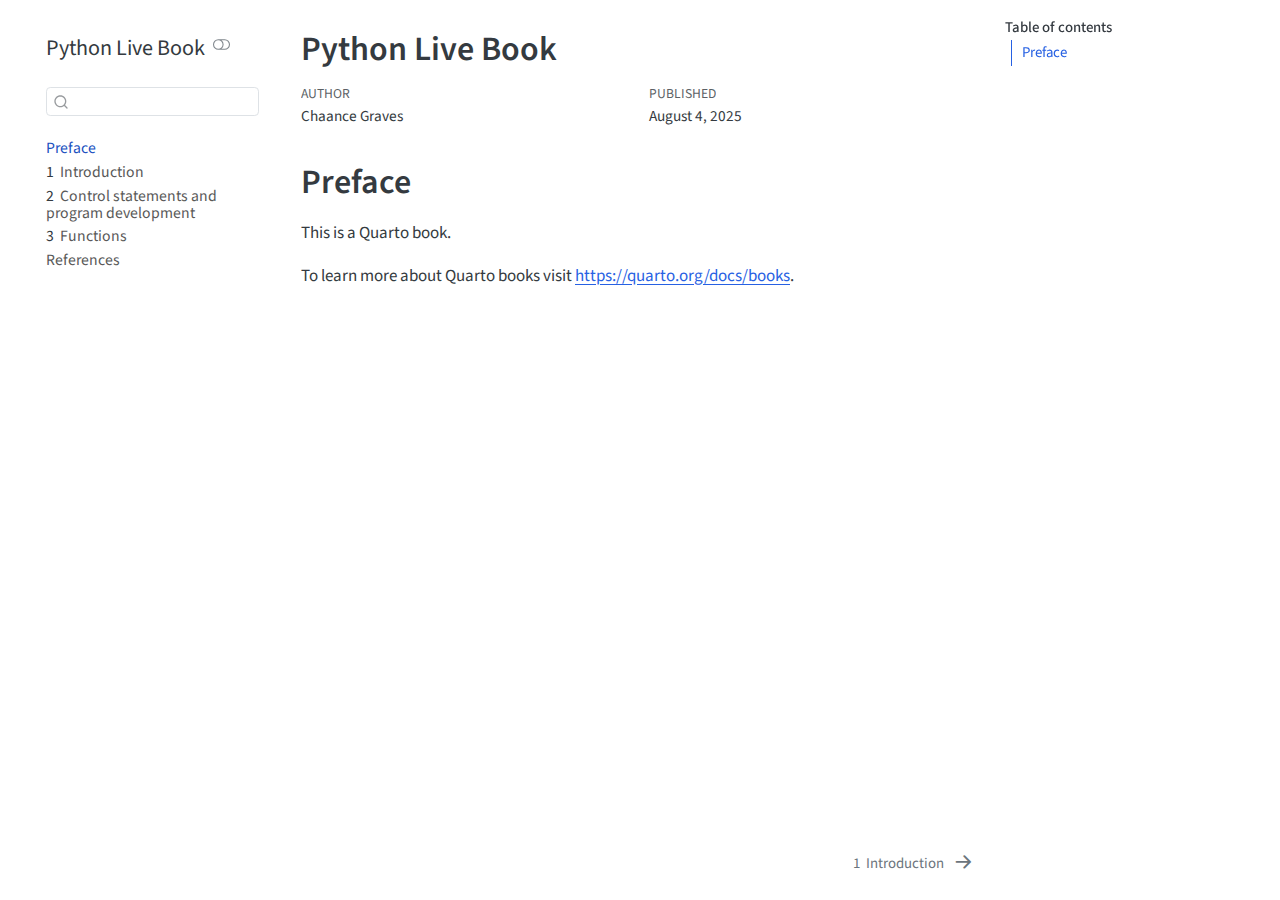
<file: _book/index.html>
<!DOCTYPE html>
<html xmlns="http://www.w3.org/1999/xhtml" lang="en" xml:lang="en"><head>

<meta charset="utf-8">
<meta name="generator" content="quarto-1.7.32">

<meta name="viewport" content="width=device-width, initial-scale=1.0, user-scalable=yes">

<meta name="author" content="Chaance Graves">
<meta name="dcterms.date" content="2025-08-04">

<title>Python Live Book</title>
<style>
code{white-space: pre-wrap;}
span.smallcaps{font-variant: small-caps;}
div.columns{display: flex; gap: min(4vw, 1.5em);}
div.column{flex: auto; overflow-x: auto;}
div.hanging-indent{margin-left: 1.5em; text-indent: -1.5em;}
ul.task-list{list-style: none;}
ul.task-list li input[type="checkbox"] {
  width: 0.8em;
  margin: 0 0.8em 0.2em -1em; /* quarto-specific, see https://github.com/quarto-dev/quarto-cli/issues/4556 */ 
  vertical-align: middle;
}
</style>


<script src="site_libs/quarto-nav/quarto-nav.js"></script>
<script src="site_libs/quarto-nav/headroom.min.js"></script>
<script src="site_libs/clipboard/clipboard.min.js"></script>
<script src="site_libs/quarto-search/autocomplete.umd.js"></script>
<script src="site_libs/quarto-search/fuse.min.js"></script>
<script src="site_libs/quarto-search/quarto-search.js"></script>
<meta name="quarto:offset" content="./">
<link href="./intro.html" rel="next">
<script src="site_libs/quarto-html/quarto.js" type="module"></script>
<script src="site_libs/quarto-html/tabsets/tabsets.js" type="module"></script>
<script src="site_libs/quarto-html/popper.min.js"></script>
<script src="site_libs/quarto-html/tippy.umd.min.js"></script>
<script src="site_libs/quarto-html/anchor.min.js"></script>
<link href="site_libs/quarto-html/tippy.css" rel="stylesheet">
<link href="site_libs/quarto-html/quarto-syntax-highlighting-37eea08aefeeee20ff55810ff984fec1.css" rel="stylesheet" class="quarto-color-scheme" id="quarto-text-highlighting-styles">
<link href="site_libs/quarto-html/quarto-syntax-highlighting-dark-2fef5ea3f8957b3e4ecc936fc74692ca.css" rel="stylesheet" class="quarto-color-scheme quarto-color-alternate" id="quarto-text-highlighting-styles">
<link href="site_libs/quarto-html/quarto-syntax-highlighting-37eea08aefeeee20ff55810ff984fec1.css" rel="stylesheet" class="quarto-color-scheme-extra" id="quarto-text-highlighting-styles">
<script src="site_libs/bootstrap/bootstrap.min.js"></script>
<link href="site_libs/bootstrap/bootstrap-icons.css" rel="stylesheet">
<link href="site_libs/bootstrap/bootstrap-ebbb902661d834847a2b511756f665ef.min.css" rel="stylesheet" append-hash="true" class="quarto-color-scheme" id="quarto-bootstrap" data-mode="light">
<link href="site_libs/bootstrap/bootstrap-dark-e71db0221ba992f14bdd661ce5e30091.min.css" rel="stylesheet" append-hash="true" class="quarto-color-scheme quarto-color-alternate" id="quarto-bootstrap" data-mode="dark">
<link href="site_libs/bootstrap/bootstrap-ebbb902661d834847a2b511756f665ef.min.css" rel="stylesheet" append-hash="true" class="quarto-color-scheme-extra" id="quarto-bootstrap" data-mode="light">
<script src="site_libs/quarto-contrib/live-runtime/live-runtime.js" type="module"></script>
<link href="site_libs/quarto-contrib/live-runtime/live-runtime.css" rel="stylesheet">
<script id="quarto-search-options" type="application/json">{
  "location": "sidebar",
  "copy-button": false,
  "collapse-after": 3,
  "panel-placement": "start",
  "type": "textbox",
  "limit": 50,
  "keyboard-shortcut": [
    "f",
    "/",
    "s"
  ],
  "show-item-context": false,
  "language": {
    "search-no-results-text": "No results",
    "search-matching-documents-text": "matching documents",
    "search-copy-link-title": "Copy link to search",
    "search-hide-matches-text": "Hide additional matches",
    "search-more-match-text": "more match in this document",
    "search-more-matches-text": "more matches in this document",
    "search-clear-button-title": "Clear",
    "search-text-placeholder": "",
    "search-detached-cancel-button-title": "Cancel",
    "search-submit-button-title": "Submit",
    "search-label": "Search"
  }
}</script>
<script type="module" src="site_libs/quarto-ojs/quarto-ojs-runtime.js"></script>
<link href="site_libs/quarto-ojs/quarto-ojs.css" rel="stylesheet">


</head>

<body class="nav-sidebar floating quarto-light"><script id="quarto-html-before-body" type="application/javascript">
    const toggleBodyColorMode = (bsSheetEl) => {
      const mode = bsSheetEl.getAttribute("data-mode");
      const bodyEl = window.document.querySelector("body");
      if (mode === "dark") {
        bodyEl.classList.add("quarto-dark");
        bodyEl.classList.remove("quarto-light");
      } else {
        bodyEl.classList.add("quarto-light");
        bodyEl.classList.remove("quarto-dark");
      }
    }
    const toggleBodyColorPrimary = () => {
      const bsSheetEl = window.document.querySelector("link#quarto-bootstrap:not([rel=disabled-stylesheet])");
      if (bsSheetEl) {
        toggleBodyColorMode(bsSheetEl);
      }
    }
    const setColorSchemeToggle = (alternate) => {
      const toggles = window.document.querySelectorAll('.quarto-color-scheme-toggle');
      for (let i=0; i < toggles.length; i++) {
        const toggle = toggles[i];
        if (toggle) {
          if (alternate) {
            toggle.classList.add("alternate");
          } else {
            toggle.classList.remove("alternate");
          }
        }
      }
    };
    const toggleColorMode = (alternate) => {
      // Switch the stylesheets
      const primaryStylesheets = window.document.querySelectorAll('link.quarto-color-scheme:not(.quarto-color-alternate)');
      const alternateStylesheets = window.document.querySelectorAll('link.quarto-color-scheme.quarto-color-alternate');
      manageTransitions('#quarto-margin-sidebar .nav-link', false);
      if (alternate) {
        // note: dark is layered on light, we don't disable primary!
        enableStylesheet(alternateStylesheets);
        for (const sheetNode of alternateStylesheets) {
          if (sheetNode.id === "quarto-bootstrap") {
            toggleBodyColorMode(sheetNode);
          }
        }
      } else {
        disableStylesheet(alternateStylesheets);
        enableStylesheet(primaryStylesheets)
        toggleBodyColorPrimary();
      }
      manageTransitions('#quarto-margin-sidebar .nav-link', true);
      // Switch the toggles
      setColorSchemeToggle(alternate)
      // Hack to workaround the fact that safari doesn't
      // properly recolor the scrollbar when toggling (#1455)
      if (navigator.userAgent.indexOf('Safari') > 0 && navigator.userAgent.indexOf('Chrome') == -1) {
        manageTransitions("body", false);
        window.scrollTo(0, 1);
        setTimeout(() => {
          window.scrollTo(0, 0);
          manageTransitions("body", true);
        }, 40);
      }
    }
    const disableStylesheet = (stylesheets) => {
      for (let i=0; i < stylesheets.length; i++) {
        const stylesheet = stylesheets[i];
        stylesheet.rel = 'disabled-stylesheet';
      }
    }
    const enableStylesheet = (stylesheets) => {
      for (let i=0; i < stylesheets.length; i++) {
        const stylesheet = stylesheets[i];
        if(stylesheet.rel !== 'stylesheet') { // for Chrome, which will still FOUC without this check
          stylesheet.rel = 'stylesheet';
        }
      }
    }
    const manageTransitions = (selector, allowTransitions) => {
      const els = window.document.querySelectorAll(selector);
      for (let i=0; i < els.length; i++) {
        const el = els[i];
        if (allowTransitions) {
          el.classList.remove('notransition');
        } else {
          el.classList.add('notransition');
        }
      }
    }
    const isFileUrl = () => {
      return window.location.protocol === 'file:';
    }
    const hasAlternateSentinel = () => {
      let styleSentinel = getColorSchemeSentinel();
      if (styleSentinel !== null) {
        return styleSentinel === "alternate";
      } else {
        return false;
      }
    }
    const setStyleSentinel = (alternate) => {
      const value = alternate ? "alternate" : "default";
      if (!isFileUrl()) {
        window.localStorage.setItem("quarto-color-scheme", value);
      } else {
        localAlternateSentinel = value;
      }
    }
    const getColorSchemeSentinel = () => {
      if (!isFileUrl()) {
        const storageValue = window.localStorage.getItem("quarto-color-scheme");
        return storageValue != null ? storageValue : localAlternateSentinel;
      } else {
        return localAlternateSentinel;
      }
    }
    const toggleGiscusIfUsed = (isAlternate, darkModeDefault) => {
      const baseTheme = document.querySelector('#giscus-base-theme')?.value ?? 'light';
      const alternateTheme = document.querySelector('#giscus-alt-theme')?.value ?? 'dark';
      let newTheme = '';
      if(authorPrefersDark) {
        newTheme = isAlternate ? baseTheme : alternateTheme;
      } else {
        newTheme = isAlternate ? alternateTheme : baseTheme;
      }
      const changeGiscusTheme = () => {
        // From: https://github.com/giscus/giscus/issues/336
        const sendMessage = (message) => {
          const iframe = document.querySelector('iframe.giscus-frame');
          if (!iframe) return;
          iframe.contentWindow.postMessage({ giscus: message }, 'https://giscus.app');
        }
        sendMessage({
          setConfig: {
            theme: newTheme
          }
        });
      }
      const isGiscussLoaded = window.document.querySelector('iframe.giscus-frame') !== null;
      if (isGiscussLoaded) {
        changeGiscusTheme();
      }
    };
    const authorPrefersDark = false;
    const darkModeDefault = authorPrefersDark;
      document.querySelector('link#quarto-text-highlighting-styles.quarto-color-scheme-extra').rel = 'disabled-stylesheet';
      document.querySelector('link#quarto-bootstrap.quarto-color-scheme-extra').rel = 'disabled-stylesheet';
    let localAlternateSentinel = darkModeDefault ? 'alternate' : 'default';
    // Dark / light mode switch
    window.quartoToggleColorScheme = () => {
      // Read the current dark / light value
      let toAlternate = !hasAlternateSentinel();
      toggleColorMode(toAlternate);
      setStyleSentinel(toAlternate);
      toggleGiscusIfUsed(toAlternate, darkModeDefault);
      window.dispatchEvent(new Event('resize'));
    };
    // Switch to dark mode if need be
    if (hasAlternateSentinel()) {
      toggleColorMode(true);
    } else {
      toggleColorMode(false);
    }
  </script>

<div id="quarto-search-results"></div>
  <header id="quarto-header" class="headroom fixed-top">
  <nav class="quarto-secondary-nav">
    <div class="container-fluid d-flex">
      <button type="button" class="quarto-btn-toggle btn" data-bs-toggle="collapse" role="button" data-bs-target=".quarto-sidebar-collapse-item" aria-controls="quarto-sidebar" aria-expanded="false" aria-label="Toggle sidebar navigation" onclick="if (window.quartoToggleHeadroom) { window.quartoToggleHeadroom(); }">
        <i class="bi bi-layout-text-sidebar-reverse"></i>
      </button>
        <nav class="quarto-page-breadcrumbs" aria-label="breadcrumb"><ol class="breadcrumb"><li class="breadcrumb-item"><a href="./index.html">Preface</a></li></ol></nav>
        <a class="flex-grow-1" role="navigation" data-bs-toggle="collapse" data-bs-target=".quarto-sidebar-collapse-item" aria-controls="quarto-sidebar" aria-expanded="false" aria-label="Toggle sidebar navigation" onclick="if (window.quartoToggleHeadroom) { window.quartoToggleHeadroom(); }">      
        </a>
      <button type="button" class="btn quarto-search-button" aria-label="Search" onclick="window.quartoOpenSearch();">
        <i class="bi bi-search"></i>
      </button>
    </div>
  </nav>
</header>
<!-- content -->
<div id="quarto-content" class="quarto-container page-columns page-rows-contents page-layout-article">
<!-- sidebar -->
  <nav id="quarto-sidebar" class="sidebar collapse collapse-horizontal quarto-sidebar-collapse-item sidebar-navigation floating overflow-auto">
    <div class="pt-lg-2 mt-2 text-left sidebar-header">
    <div class="sidebar-title mb-0 py-0">
      <a href="./">Python Live Book</a> 
        <div class="sidebar-tools-main">
  <a href="" class="quarto-color-scheme-toggle quarto-navigation-tool  px-1" onclick="window.quartoToggleColorScheme(); return false;" title="Toggle dark mode"><i class="bi"></i></a>
</div>
    </div>
      </div>
        <div class="mt-2 flex-shrink-0 align-items-center">
        <div class="sidebar-search">
        <div id="quarto-search" class="" title="Search"></div>
        </div>
        </div>
    <div class="sidebar-menu-container"> 
    <ul class="list-unstyled mt-1">
        <li class="sidebar-item">
  <div class="sidebar-item-container"> 
  <a href="./index.html" class="sidebar-item-text sidebar-link active">
 <span class="menu-text">Preface</span></a>
  </div>
</li>
        <li class="sidebar-item">
  <div class="sidebar-item-container"> 
  <a href="./intro.html" class="sidebar-item-text sidebar-link">
 <span class="menu-text"><span class="chapter-number">1</span>&nbsp; <span class="chapter-title">Introduction</span></span></a>
  </div>
</li>
        <li class="sidebar-item">
  <div class="sidebar-item-container"> 
  <a href="./control-statements-program-dev.html" class="sidebar-item-text sidebar-link">
 <span class="menu-text"><span class="chapter-number">2</span>&nbsp; <span class="chapter-title">Control statements and program development</span></span></a>
  </div>
</li>
        <li class="sidebar-item">
  <div class="sidebar-item-container"> 
  <a href="./functions.html" class="sidebar-item-text sidebar-link">
 <span class="menu-text"><span class="chapter-number">3</span>&nbsp; <span class="chapter-title">Functions</span></span></a>
  </div>
</li>
        <li class="sidebar-item">
  <div class="sidebar-item-container"> 
  <a href="./references.html" class="sidebar-item-text sidebar-link">
 <span class="menu-text">References</span></a>
  </div>
</li>
    </ul>
    </div>
</nav>
<div id="quarto-sidebar-glass" class="quarto-sidebar-collapse-item" data-bs-toggle="collapse" data-bs-target=".quarto-sidebar-collapse-item"></div>
<!-- margin-sidebar -->
    <div id="quarto-margin-sidebar" class="sidebar margin-sidebar">
        <nav id="TOC" role="doc-toc" class="toc-active">
    <h2 id="toc-title">Table of contents</h2>
   
  <ul>
  <li><a href="#preface" id="toc-preface" class="nav-link active" data-scroll-target="#preface">Preface</a></li>
  </ul>
</nav>
    </div>
<!-- main -->
<main class="content" id="quarto-document-content">


<header id="title-block-header" class="quarto-title-block default">
<div class="quarto-title">
<h1 class="title">Python Live Book</h1>
</div>



<div class="quarto-title-meta">

    <div>
    <div class="quarto-title-meta-heading">Author</div>
    <div class="quarto-title-meta-contents">
             <p>Chaance Graves </p>
          </div>
  </div>
    
    <div>
    <div class="quarto-title-meta-heading">Published</div>
    <div class="quarto-title-meta-contents">
      <p class="date">August 4, 2025</p>
    </div>
  </div>
  
    
  </div>
  


</header>


<section id="preface" class="level1 unnumbered">
<h1 class="unnumbered">Preface</h1>
<p>This is a Quarto book.</p>
<p>To learn more about Quarto books visit <a href="https://quarto.org/docs/books" class="uri">https://quarto.org/docs/books</a>.</p>


<script type="ojs-module-contents">
eyJjb250ZW50cyI6W119
</script>
<div id="exercise-loading-indicator" class="exercise-loading-indicator d-none d-flex align-items-center gap-2">
<div id="exercise-loading-status" class="d-flex gap-2">

</div>
<div class="spinner-grow spinner-grow-sm">

</div>
</div>
<script type="vfs-file">
W10=
</script>
</section>

</main> <!-- /main -->
<script type="ojs-module-contents">
eyJjb250ZW50cyI6W119
</script>
<script type="module">
if (window.location.protocol === "file:") { alert("The OJS runtime does not work with file:// URLs. Please use a web server to view this document."); }
window._ojs.paths.runtimeToDoc = "../..";
window._ojs.paths.runtimeToRoot = "../..";
window._ojs.paths.docToRoot = "";
window._ojs.selfContained = false;
window._ojs.runtime.interpretFromScriptTags();
</script>
<script id="quarto-html-after-body" type="application/javascript">
  window.document.addEventListener("DOMContentLoaded", function (event) {
    // Ensure there is a toggle, if there isn't float one in the top right
    if (window.document.querySelector('.quarto-color-scheme-toggle') === null) {
      const a = window.document.createElement('a');
      a.classList.add('top-right');
      a.classList.add('quarto-color-scheme-toggle');
      a.href = "";
      a.onclick = function() { try { window.quartoToggleColorScheme(); } catch {} return false; };
      const i = window.document.createElement("i");
      i.classList.add('bi');
      a.appendChild(i);
      window.document.body.appendChild(a);
    }
    setColorSchemeToggle(hasAlternateSentinel())
    const icon = "";
    const anchorJS = new window.AnchorJS();
    anchorJS.options = {
      placement: 'right',
      icon: icon
    };
    anchorJS.add('.anchored');
    const isCodeAnnotation = (el) => {
      for (const clz of el.classList) {
        if (clz.startsWith('code-annotation-')) {                     
          return true;
        }
      }
      return false;
    }
    const onCopySuccess = function(e) {
      // button target
      const button = e.trigger;
      // don't keep focus
      button.blur();
      // flash "checked"
      button.classList.add('code-copy-button-checked');
      var currentTitle = button.getAttribute("title");
      button.setAttribute("title", "Copied!");
      let tooltip;
      if (window.bootstrap) {
        button.setAttribute("data-bs-toggle", "tooltip");
        button.setAttribute("data-bs-placement", "left");
        button.setAttribute("data-bs-title", "Copied!");
        tooltip = new bootstrap.Tooltip(button, 
          { trigger: "manual", 
            customClass: "code-copy-button-tooltip",
            offset: [0, -8]});
        tooltip.show();    
      }
      setTimeout(function() {
        if (tooltip) {
          tooltip.hide();
          button.removeAttribute("data-bs-title");
          button.removeAttribute("data-bs-toggle");
          button.removeAttribute("data-bs-placement");
        }
        button.setAttribute("title", currentTitle);
        button.classList.remove('code-copy-button-checked');
      }, 1000);
      // clear code selection
      e.clearSelection();
    }
    const getTextToCopy = function(trigger) {
        const codeEl = trigger.previousElementSibling.cloneNode(true);
        for (const childEl of codeEl.children) {
          if (isCodeAnnotation(childEl)) {
            childEl.remove();
          }
        }
        return codeEl.innerText;
    }
    const clipboard = new window.ClipboardJS('.code-copy-button:not([data-in-quarto-modal])', {
      text: getTextToCopy
    });
    clipboard.on('success', onCopySuccess);
    if (window.document.getElementById('quarto-embedded-source-code-modal')) {
      const clipboardModal = new window.ClipboardJS('.code-copy-button[data-in-quarto-modal]', {
        text: getTextToCopy,
        container: window.document.getElementById('quarto-embedded-source-code-modal')
      });
      clipboardModal.on('success', onCopySuccess);
    }
      var localhostRegex = new RegExp(/^(?:http|https):\/\/localhost\:?[0-9]*\//);
      var mailtoRegex = new RegExp(/^mailto:/);
        var filterRegex = new RegExp('/' + window.location.host + '/');
      var isInternal = (href) => {
          return filterRegex.test(href) || localhostRegex.test(href) || mailtoRegex.test(href);
      }
      // Inspect non-navigation links and adorn them if external
     var links = window.document.querySelectorAll('a[href]:not(.nav-link):not(.navbar-brand):not(.toc-action):not(.sidebar-link):not(.sidebar-item-toggle):not(.pagination-link):not(.no-external):not([aria-hidden]):not(.dropdown-item):not(.quarto-navigation-tool):not(.about-link)');
      for (var i=0; i<links.length; i++) {
        const link = links[i];
        if (!isInternal(link.href)) {
          // undo the damage that might have been done by quarto-nav.js in the case of
          // links that we want to consider external
          if (link.dataset.originalHref !== undefined) {
            link.href = link.dataset.originalHref;
          }
        }
      }
    function tippyHover(el, contentFn, onTriggerFn, onUntriggerFn) {
      const config = {
        allowHTML: true,
        maxWidth: 500,
        delay: 100,
        arrow: false,
        appendTo: function(el) {
            return el.parentElement;
        },
        interactive: true,
        interactiveBorder: 10,
        theme: 'quarto',
        placement: 'bottom-start',
      };
      if (contentFn) {
        config.content = contentFn;
      }
      if (onTriggerFn) {
        config.onTrigger = onTriggerFn;
      }
      if (onUntriggerFn) {
        config.onUntrigger = onUntriggerFn;
      }
      window.tippy(el, config); 
    }
    const noterefs = window.document.querySelectorAll('a[role="doc-noteref"]');
    for (var i=0; i<noterefs.length; i++) {
      const ref = noterefs[i];
      tippyHover(ref, function() {
        // use id or data attribute instead here
        let href = ref.getAttribute('data-footnote-href') || ref.getAttribute('href');
        try { href = new URL(href).hash; } catch {}
        const id = href.replace(/^#\/?/, "");
        const note = window.document.getElementById(id);
        if (note) {
          return note.innerHTML;
        } else {
          return "";
        }
      });
    }
    const xrefs = window.document.querySelectorAll('a.quarto-xref');
    const processXRef = (id, note) => {
      // Strip column container classes
      const stripColumnClz = (el) => {
        el.classList.remove("page-full", "page-columns");
        if (el.children) {
          for (const child of el.children) {
            stripColumnClz(child);
          }
        }
      }
      stripColumnClz(note)
      if (id === null || id.startsWith('sec-')) {
        // Special case sections, only their first couple elements
        const container = document.createElement("div");
        if (note.children && note.children.length > 2) {
          container.appendChild(note.children[0].cloneNode(true));
          for (let i = 1; i < note.children.length; i++) {
            const child = note.children[i];
            if (child.tagName === "P" && child.innerText === "") {
              continue;
            } else {
              container.appendChild(child.cloneNode(true));
              break;
            }
          }
          if (window.Quarto?.typesetMath) {
            window.Quarto.typesetMath(container);
          }
          return container.innerHTML
        } else {
          if (window.Quarto?.typesetMath) {
            window.Quarto.typesetMath(note);
          }
          return note.innerHTML;
        }
      } else {
        // Remove any anchor links if they are present
        const anchorLink = note.querySelector('a.anchorjs-link');
        if (anchorLink) {
          anchorLink.remove();
        }
        if (window.Quarto?.typesetMath) {
          window.Quarto.typesetMath(note);
        }
        if (note.classList.contains("callout")) {
          return note.outerHTML;
        } else {
          return note.innerHTML;
        }
      }
    }
    for (var i=0; i<xrefs.length; i++) {
      const xref = xrefs[i];
      tippyHover(xref, undefined, function(instance) {
        instance.disable();
        let url = xref.getAttribute('href');
        let hash = undefined; 
        if (url.startsWith('#')) {
          hash = url;
        } else {
          try { hash = new URL(url).hash; } catch {}
        }
        if (hash) {
          const id = hash.replace(/^#\/?/, "");
          const note = window.document.getElementById(id);
          if (note !== null) {
            try {
              const html = processXRef(id, note.cloneNode(true));
              instance.setContent(html);
            } finally {
              instance.enable();
              instance.show();
            }
          } else {
            // See if we can fetch this
            fetch(url.split('#')[0])
            .then(res => res.text())
            .then(html => {
              const parser = new DOMParser();
              const htmlDoc = parser.parseFromString(html, "text/html");
              const note = htmlDoc.getElementById(id);
              if (note !== null) {
                const html = processXRef(id, note);
                instance.setContent(html);
              } 
            }).finally(() => {
              instance.enable();
              instance.show();
            });
          }
        } else {
          // See if we can fetch a full url (with no hash to target)
          // This is a special case and we should probably do some content thinning / targeting
          fetch(url)
          .then(res => res.text())
          .then(html => {
            const parser = new DOMParser();
            const htmlDoc = parser.parseFromString(html, "text/html");
            const note = htmlDoc.querySelector('main.content');
            if (note !== null) {
              // This should only happen for chapter cross references
              // (since there is no id in the URL)
              // remove the first header
              if (note.children.length > 0 && note.children[0].tagName === "HEADER") {
                note.children[0].remove();
              }
              const html = processXRef(null, note);
              instance.setContent(html);
            } 
          }).finally(() => {
            instance.enable();
            instance.show();
          });
        }
      }, function(instance) {
      });
    }
        let selectedAnnoteEl;
        const selectorForAnnotation = ( cell, annotation) => {
          let cellAttr = 'data-code-cell="' + cell + '"';
          let lineAttr = 'data-code-annotation="' +  annotation + '"';
          const selector = 'span[' + cellAttr + '][' + lineAttr + ']';
          return selector;
        }
        const selectCodeLines = (annoteEl) => {
          const doc = window.document;
          const targetCell = annoteEl.getAttribute("data-target-cell");
          const targetAnnotation = annoteEl.getAttribute("data-target-annotation");
          const annoteSpan = window.document.querySelector(selectorForAnnotation(targetCell, targetAnnotation));
          const lines = annoteSpan.getAttribute("data-code-lines").split(",");
          const lineIds = lines.map((line) => {
            return targetCell + "-" + line;
          })
          let top = null;
          let height = null;
          let parent = null;
          if (lineIds.length > 0) {
              //compute the position of the single el (top and bottom and make a div)
              const el = window.document.getElementById(lineIds[0]);
              top = el.offsetTop;
              height = el.offsetHeight;
              parent = el.parentElement.parentElement;
            if (lineIds.length > 1) {
              const lastEl = window.document.getElementById(lineIds[lineIds.length - 1]);
              const bottom = lastEl.offsetTop + lastEl.offsetHeight;
              height = bottom - top;
            }
            if (top !== null && height !== null && parent !== null) {
              // cook up a div (if necessary) and position it 
              let div = window.document.getElementById("code-annotation-line-highlight");
              if (div === null) {
                div = window.document.createElement("div");
                div.setAttribute("id", "code-annotation-line-highlight");
                div.style.position = 'absolute';
                parent.appendChild(div);
              }
              div.style.top = top - 2 + "px";
              div.style.height = height + 4 + "px";
              div.style.left = 0;
              let gutterDiv = window.document.getElementById("code-annotation-line-highlight-gutter");
              if (gutterDiv === null) {
                gutterDiv = window.document.createElement("div");
                gutterDiv.setAttribute("id", "code-annotation-line-highlight-gutter");
                gutterDiv.style.position = 'absolute';
                const codeCell = window.document.getElementById(targetCell);
                const gutter = codeCell.querySelector('.code-annotation-gutter');
                gutter.appendChild(gutterDiv);
              }
              gutterDiv.style.top = top - 2 + "px";
              gutterDiv.style.height = height + 4 + "px";
            }
            selectedAnnoteEl = annoteEl;
          }
        };
        const unselectCodeLines = () => {
          const elementsIds = ["code-annotation-line-highlight", "code-annotation-line-highlight-gutter"];
          elementsIds.forEach((elId) => {
            const div = window.document.getElementById(elId);
            if (div) {
              div.remove();
            }
          });
          selectedAnnoteEl = undefined;
        };
          // Handle positioning of the toggle
      window.addEventListener(
        "resize",
        throttle(() => {
          elRect = undefined;
          if (selectedAnnoteEl) {
            selectCodeLines(selectedAnnoteEl);
          }
        }, 10)
      );
      function throttle(fn, ms) {
      let throttle = false;
      let timer;
        return (...args) => {
          if(!throttle) { // first call gets through
              fn.apply(this, args);
              throttle = true;
          } else { // all the others get throttled
              if(timer) clearTimeout(timer); // cancel #2
              timer = setTimeout(() => {
                fn.apply(this, args);
                timer = throttle = false;
              }, ms);
          }
        };
      }
        // Attach click handler to the DT
        const annoteDls = window.document.querySelectorAll('dt[data-target-cell]');
        for (const annoteDlNode of annoteDls) {
          annoteDlNode.addEventListener('click', (event) => {
            const clickedEl = event.target;
            if (clickedEl !== selectedAnnoteEl) {
              unselectCodeLines();
              const activeEl = window.document.querySelector('dt[data-target-cell].code-annotation-active');
              if (activeEl) {
                activeEl.classList.remove('code-annotation-active');
              }
              selectCodeLines(clickedEl);
              clickedEl.classList.add('code-annotation-active');
            } else {
              // Unselect the line
              unselectCodeLines();
              clickedEl.classList.remove('code-annotation-active');
            }
          });
        }
    const findCites = (el) => {
      const parentEl = el.parentElement;
      if (parentEl) {
        const cites = parentEl.dataset.cites;
        if (cites) {
          return {
            el,
            cites: cites.split(' ')
          };
        } else {
          return findCites(el.parentElement)
        }
      } else {
        return undefined;
      }
    };
    var bibliorefs = window.document.querySelectorAll('a[role="doc-biblioref"]');
    for (var i=0; i<bibliorefs.length; i++) {
      const ref = bibliorefs[i];
      const citeInfo = findCites(ref);
      if (citeInfo) {
        tippyHover(citeInfo.el, function() {
          var popup = window.document.createElement('div');
          citeInfo.cites.forEach(function(cite) {
            var citeDiv = window.document.createElement('div');
            citeDiv.classList.add('hanging-indent');
            citeDiv.classList.add('csl-entry');
            var biblioDiv = window.document.getElementById('ref-' + cite);
            if (biblioDiv) {
              citeDiv.innerHTML = biblioDiv.innerHTML;
            }
            popup.appendChild(citeDiv);
          });
          return popup.innerHTML;
        });
      }
    }
  });
  </script>
<nav class="page-navigation">
  <div class="nav-page nav-page-previous">
  </div>
  <div class="nav-page nav-page-next">
      <a href="./intro.html" class="pagination-link" aria-label="Introduction">
        <span class="nav-page-text"><span class="chapter-number">1</span>&nbsp; <span class="chapter-title">Introduction</span></span> <i class="bi bi-arrow-right-short"></i>
      </a>
  </div>
</nav>
</div> <!-- /content -->




</body></html>
</file>
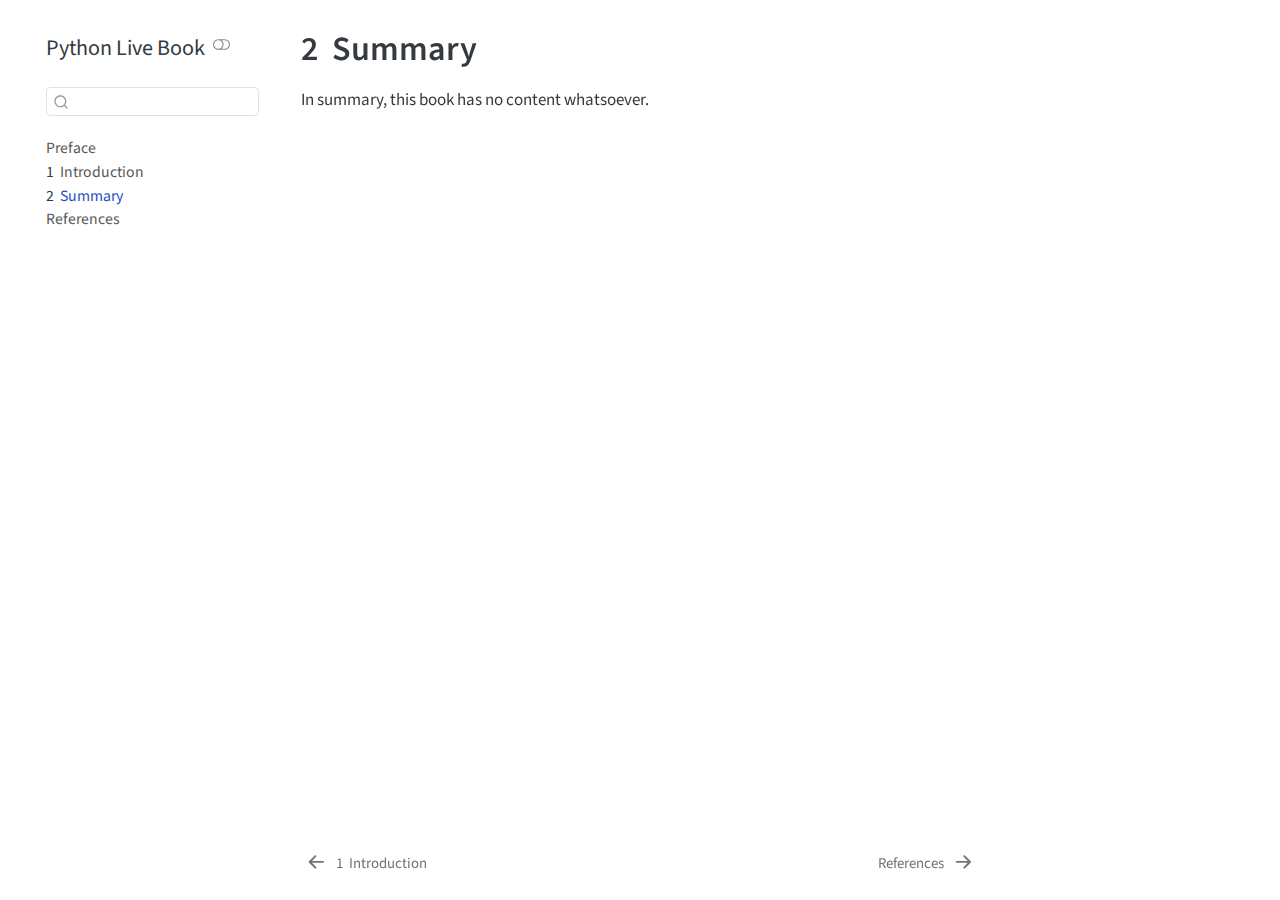
<file: _book/summary.html>
<!DOCTYPE html>
<html xmlns="http://www.w3.org/1999/xhtml" lang="en" xml:lang="en"><head>

<meta charset="utf-8">
<meta name="generator" content="quarto-1.7.32">

<meta name="viewport" content="width=device-width, initial-scale=1.0, user-scalable=yes">


<title>2&nbsp; Summary – Python Live Book</title>
<style>
code{white-space: pre-wrap;}
span.smallcaps{font-variant: small-caps;}
div.columns{display: flex; gap: min(4vw, 1.5em);}
div.column{flex: auto; overflow-x: auto;}
div.hanging-indent{margin-left: 1.5em; text-indent: -1.5em;}
ul.task-list{list-style: none;}
ul.task-list li input[type="checkbox"] {
  width: 0.8em;
  margin: 0 0.8em 0.2em -1em; /* quarto-specific, see https://github.com/quarto-dev/quarto-cli/issues/4556 */ 
  vertical-align: middle;
}
</style>


<script src="site_libs/quarto-nav/quarto-nav.js"></script>
<script src="site_libs/quarto-nav/headroom.min.js"></script>
<script src="site_libs/clipboard/clipboard.min.js"></script>
<script src="site_libs/quarto-search/autocomplete.umd.js"></script>
<script src="site_libs/quarto-search/fuse.min.js"></script>
<script src="site_libs/quarto-search/quarto-search.js"></script>
<meta name="quarto:offset" content="./">
<link href="./references.html" rel="next">
<link href="./intro.html" rel="prev">
<script src="site_libs/quarto-html/quarto.js" type="module"></script>
<script src="site_libs/quarto-html/tabsets/tabsets.js" type="module"></script>
<script src="site_libs/quarto-html/popper.min.js"></script>
<script src="site_libs/quarto-html/tippy.umd.min.js"></script>
<script src="site_libs/quarto-html/anchor.min.js"></script>
<link href="site_libs/quarto-html/tippy.css" rel="stylesheet">
<link href="site_libs/quarto-html/quarto-syntax-highlighting-37eea08aefeeee20ff55810ff984fec1.css" rel="stylesheet" class="quarto-color-scheme" id="quarto-text-highlighting-styles">
<link href="site_libs/quarto-html/quarto-syntax-highlighting-dark-2fef5ea3f8957b3e4ecc936fc74692ca.css" rel="stylesheet" class="quarto-color-scheme quarto-color-alternate" id="quarto-text-highlighting-styles">
<link href="site_libs/quarto-html/quarto-syntax-highlighting-37eea08aefeeee20ff55810ff984fec1.css" rel="stylesheet" class="quarto-color-scheme-extra" id="quarto-text-highlighting-styles">
<script src="site_libs/bootstrap/bootstrap.min.js"></script>
<link href="site_libs/bootstrap/bootstrap-icons.css" rel="stylesheet">
<link href="site_libs/bootstrap/bootstrap-ebbb902661d834847a2b511756f665ef.min.css" rel="stylesheet" append-hash="true" class="quarto-color-scheme" id="quarto-bootstrap" data-mode="light">
<link href="site_libs/bootstrap/bootstrap-dark-e71db0221ba992f14bdd661ce5e30091.min.css" rel="stylesheet" append-hash="true" class="quarto-color-scheme quarto-color-alternate" id="quarto-bootstrap" data-mode="dark">
<link href="site_libs/bootstrap/bootstrap-ebbb902661d834847a2b511756f665ef.min.css" rel="stylesheet" append-hash="true" class="quarto-color-scheme-extra" id="quarto-bootstrap" data-mode="light">
<script src="site_libs/quarto-contrib/live-runtime/live-runtime.js" type="module"></script>
<link href="site_libs/quarto-contrib/live-runtime/live-runtime.css" rel="stylesheet">
<script id="quarto-search-options" type="application/json">{
  "location": "sidebar",
  "copy-button": false,
  "collapse-after": 3,
  "panel-placement": "start",
  "type": "textbox",
  "limit": 50,
  "keyboard-shortcut": [
    "f",
    "/",
    "s"
  ],
  "show-item-context": false,
  "language": {
    "search-no-results-text": "No results",
    "search-matching-documents-text": "matching documents",
    "search-copy-link-title": "Copy link to search",
    "search-hide-matches-text": "Hide additional matches",
    "search-more-match-text": "more match in this document",
    "search-more-matches-text": "more matches in this document",
    "search-clear-button-title": "Clear",
    "search-text-placeholder": "",
    "search-detached-cancel-button-title": "Cancel",
    "search-submit-button-title": "Submit",
    "search-label": "Search"
  }
}</script>
<script type="module" src="site_libs/quarto-ojs/quarto-ojs-runtime.js"></script>
<link href="site_libs/quarto-ojs/quarto-ojs.css" rel="stylesheet">


</head>

<body class="nav-sidebar floating quarto-light"><script id="quarto-html-before-body" type="application/javascript">
    const toggleBodyColorMode = (bsSheetEl) => {
      const mode = bsSheetEl.getAttribute("data-mode");
      const bodyEl = window.document.querySelector("body");
      if (mode === "dark") {
        bodyEl.classList.add("quarto-dark");
        bodyEl.classList.remove("quarto-light");
      } else {
        bodyEl.classList.add("quarto-light");
        bodyEl.classList.remove("quarto-dark");
      }
    }
    const toggleBodyColorPrimary = () => {
      const bsSheetEl = window.document.querySelector("link#quarto-bootstrap:not([rel=disabled-stylesheet])");
      if (bsSheetEl) {
        toggleBodyColorMode(bsSheetEl);
      }
    }
    const setColorSchemeToggle = (alternate) => {
      const toggles = window.document.querySelectorAll('.quarto-color-scheme-toggle');
      for (let i=0; i < toggles.length; i++) {
        const toggle = toggles[i];
        if (toggle) {
          if (alternate) {
            toggle.classList.add("alternate");
          } else {
            toggle.classList.remove("alternate");
          }
        }
      }
    };
    const toggleColorMode = (alternate) => {
      // Switch the stylesheets
      const primaryStylesheets = window.document.querySelectorAll('link.quarto-color-scheme:not(.quarto-color-alternate)');
      const alternateStylesheets = window.document.querySelectorAll('link.quarto-color-scheme.quarto-color-alternate');
      manageTransitions('#quarto-margin-sidebar .nav-link', false);
      if (alternate) {
        // note: dark is layered on light, we don't disable primary!
        enableStylesheet(alternateStylesheets);
        for (const sheetNode of alternateStylesheets) {
          if (sheetNode.id === "quarto-bootstrap") {
            toggleBodyColorMode(sheetNode);
          }
        }
      } else {
        disableStylesheet(alternateStylesheets);
        enableStylesheet(primaryStylesheets)
        toggleBodyColorPrimary();
      }
      manageTransitions('#quarto-margin-sidebar .nav-link', true);
      // Switch the toggles
      setColorSchemeToggle(alternate)
      // Hack to workaround the fact that safari doesn't
      // properly recolor the scrollbar when toggling (#1455)
      if (navigator.userAgent.indexOf('Safari') > 0 && navigator.userAgent.indexOf('Chrome') == -1) {
        manageTransitions("body", false);
        window.scrollTo(0, 1);
        setTimeout(() => {
          window.scrollTo(0, 0);
          manageTransitions("body", true);
        }, 40);
      }
    }
    const disableStylesheet = (stylesheets) => {
      for (let i=0; i < stylesheets.length; i++) {
        const stylesheet = stylesheets[i];
        stylesheet.rel = 'disabled-stylesheet';
      }
    }
    const enableStylesheet = (stylesheets) => {
      for (let i=0; i < stylesheets.length; i++) {
        const stylesheet = stylesheets[i];
        if(stylesheet.rel !== 'stylesheet') { // for Chrome, which will still FOUC without this check
          stylesheet.rel = 'stylesheet';
        }
      }
    }
    const manageTransitions = (selector, allowTransitions) => {
      const els = window.document.querySelectorAll(selector);
      for (let i=0; i < els.length; i++) {
        const el = els[i];
        if (allowTransitions) {
          el.classList.remove('notransition');
        } else {
          el.classList.add('notransition');
        }
      }
    }
    const isFileUrl = () => {
      return window.location.protocol === 'file:';
    }
    const hasAlternateSentinel = () => {
      let styleSentinel = getColorSchemeSentinel();
      if (styleSentinel !== null) {
        return styleSentinel === "alternate";
      } else {
        return false;
      }
    }
    const setStyleSentinel = (alternate) => {
      const value = alternate ? "alternate" : "default";
      if (!isFileUrl()) {
        window.localStorage.setItem("quarto-color-scheme", value);
      } else {
        localAlternateSentinel = value;
      }
    }
    const getColorSchemeSentinel = () => {
      if (!isFileUrl()) {
        const storageValue = window.localStorage.getItem("quarto-color-scheme");
        return storageValue != null ? storageValue : localAlternateSentinel;
      } else {
        return localAlternateSentinel;
      }
    }
    const toggleGiscusIfUsed = (isAlternate, darkModeDefault) => {
      const baseTheme = document.querySelector('#giscus-base-theme')?.value ?? 'light';
      const alternateTheme = document.querySelector('#giscus-alt-theme')?.value ?? 'dark';
      let newTheme = '';
      if(authorPrefersDark) {
        newTheme = isAlternate ? baseTheme : alternateTheme;
      } else {
        newTheme = isAlternate ? alternateTheme : baseTheme;
      }
      const changeGiscusTheme = () => {
        // From: https://github.com/giscus/giscus/issues/336
        const sendMessage = (message) => {
          const iframe = document.querySelector('iframe.giscus-frame');
          if (!iframe) return;
          iframe.contentWindow.postMessage({ giscus: message }, 'https://giscus.app');
        }
        sendMessage({
          setConfig: {
            theme: newTheme
          }
        });
      }
      const isGiscussLoaded = window.document.querySelector('iframe.giscus-frame') !== null;
      if (isGiscussLoaded) {
        changeGiscusTheme();
      }
    };
    const authorPrefersDark = false;
    const darkModeDefault = authorPrefersDark;
      document.querySelector('link#quarto-text-highlighting-styles.quarto-color-scheme-extra').rel = 'disabled-stylesheet';
      document.querySelector('link#quarto-bootstrap.quarto-color-scheme-extra').rel = 'disabled-stylesheet';
    let localAlternateSentinel = darkModeDefault ? 'alternate' : 'default';
    // Dark / light mode switch
    window.quartoToggleColorScheme = () => {
      // Read the current dark / light value
      let toAlternate = !hasAlternateSentinel();
      toggleColorMode(toAlternate);
      setStyleSentinel(toAlternate);
      toggleGiscusIfUsed(toAlternate, darkModeDefault);
      window.dispatchEvent(new Event('resize'));
    };
    // Switch to dark mode if need be
    if (hasAlternateSentinel()) {
      toggleColorMode(true);
    } else {
      toggleColorMode(false);
    }
  </script>

<div id="quarto-search-results"></div>
  <header id="quarto-header" class="headroom fixed-top">
  <nav class="quarto-secondary-nav">
    <div class="container-fluid d-flex">
      <button type="button" class="quarto-btn-toggle btn" data-bs-toggle="collapse" role="button" data-bs-target=".quarto-sidebar-collapse-item" aria-controls="quarto-sidebar" aria-expanded="false" aria-label="Toggle sidebar navigation" onclick="if (window.quartoToggleHeadroom) { window.quartoToggleHeadroom(); }">
        <i class="bi bi-layout-text-sidebar-reverse"></i>
      </button>
        <nav class="quarto-page-breadcrumbs" aria-label="breadcrumb"><ol class="breadcrumb"><li class="breadcrumb-item"><a href="./summary.html"><span class="chapter-number">2</span>&nbsp; <span class="chapter-title">Summary</span></a></li></ol></nav>
        <a class="flex-grow-1" role="navigation" data-bs-toggle="collapse" data-bs-target=".quarto-sidebar-collapse-item" aria-controls="quarto-sidebar" aria-expanded="false" aria-label="Toggle sidebar navigation" onclick="if (window.quartoToggleHeadroom) { window.quartoToggleHeadroom(); }">      
        </a>
      <button type="button" class="btn quarto-search-button" aria-label="Search" onclick="window.quartoOpenSearch();">
        <i class="bi bi-search"></i>
      </button>
    </div>
  </nav>
</header>
<!-- content -->
<div id="quarto-content" class="quarto-container page-columns page-rows-contents page-layout-article">
<!-- sidebar -->
  <nav id="quarto-sidebar" class="sidebar collapse collapse-horizontal quarto-sidebar-collapse-item sidebar-navigation floating overflow-auto">
    <div class="pt-lg-2 mt-2 text-left sidebar-header">
    <div class="sidebar-title mb-0 py-0">
      <a href="./">Python Live Book</a> 
        <div class="sidebar-tools-main">
  <a href="" class="quarto-color-scheme-toggle quarto-navigation-tool  px-1" onclick="window.quartoToggleColorScheme(); return false;" title="Toggle dark mode"><i class="bi"></i></a>
</div>
    </div>
      </div>
        <div class="mt-2 flex-shrink-0 align-items-center">
        <div class="sidebar-search">
        <div id="quarto-search" class="" title="Search"></div>
        </div>
        </div>
    <div class="sidebar-menu-container"> 
    <ul class="list-unstyled mt-1">
        <li class="sidebar-item">
  <div class="sidebar-item-container"> 
  <a href="./index.html" class="sidebar-item-text sidebar-link">
 <span class="menu-text">Preface</span></a>
  </div>
</li>
        <li class="sidebar-item">
  <div class="sidebar-item-container"> 
  <a href="./intro.html" class="sidebar-item-text sidebar-link">
 <span class="menu-text"><span class="chapter-number">1</span>&nbsp; <span class="chapter-title">Introduction</span></span></a>
  </div>
</li>
        <li class="sidebar-item">
  <div class="sidebar-item-container"> 
  <a href="./summary.html" class="sidebar-item-text sidebar-link active">
 <span class="menu-text"><span class="chapter-number">2</span>&nbsp; <span class="chapter-title">Summary</span></span></a>
  </div>
</li>
        <li class="sidebar-item">
  <div class="sidebar-item-container"> 
  <a href="./references.html" class="sidebar-item-text sidebar-link">
 <span class="menu-text">References</span></a>
  </div>
</li>
    </ul>
    </div>
</nav>
<div id="quarto-sidebar-glass" class="quarto-sidebar-collapse-item" data-bs-toggle="collapse" data-bs-target=".quarto-sidebar-collapse-item"></div>
<!-- margin-sidebar -->
    <div id="quarto-margin-sidebar" class="sidebar margin-sidebar zindex-bottom">
        
    </div>
<!-- main -->
<main class="content" id="quarto-document-content">


<header id="title-block-header" class="quarto-title-block default">
<div class="quarto-title">
<h1 class="title"><span class="chapter-number">2</span>&nbsp; <span class="chapter-title">Summary</span></h1>
</div>



<div class="quarto-title-meta">

    
  
    
  </div>
  


</header>


<p>In summary, this book has no content whatsoever.</p>


<script type="ojs-module-contents">
eyJjb250ZW50cyI6W119
</script>
<div id="exercise-loading-indicator" class="exercise-loading-indicator d-none d-flex align-items-center gap-2">
<div id="exercise-loading-status" class="d-flex gap-2">

</div>
<div class="spinner-grow spinner-grow-sm">

</div>
</div>
<script type="vfs-file">
W10=
</script>

</main> <!-- /main -->
<script type="ojs-module-contents">
eyJjb250ZW50cyI6W119
</script>
<script type="module">
if (window.location.protocol === "file:") { alert("The OJS runtime does not work with file:// URLs. Please use a web server to view this document."); }
window._ojs.paths.runtimeToDoc = "../..";
window._ojs.paths.runtimeToRoot = "../..";
window._ojs.paths.docToRoot = "";
window._ojs.selfContained = false;
window._ojs.runtime.interpretFromScriptTags();
</script>
<script id="quarto-html-after-body" type="application/javascript">
  window.document.addEventListener("DOMContentLoaded", function (event) {
    // Ensure there is a toggle, if there isn't float one in the top right
    if (window.document.querySelector('.quarto-color-scheme-toggle') === null) {
      const a = window.document.createElement('a');
      a.classList.add('top-right');
      a.classList.add('quarto-color-scheme-toggle');
      a.href = "";
      a.onclick = function() { try { window.quartoToggleColorScheme(); } catch {} return false; };
      const i = window.document.createElement("i");
      i.classList.add('bi');
      a.appendChild(i);
      window.document.body.appendChild(a);
    }
    setColorSchemeToggle(hasAlternateSentinel())
    const icon = "";
    const anchorJS = new window.AnchorJS();
    anchorJS.options = {
      placement: 'right',
      icon: icon
    };
    anchorJS.add('.anchored');
    const isCodeAnnotation = (el) => {
      for (const clz of el.classList) {
        if (clz.startsWith('code-annotation-')) {                     
          return true;
        }
      }
      return false;
    }
    const onCopySuccess = function(e) {
      // button target
      const button = e.trigger;
      // don't keep focus
      button.blur();
      // flash "checked"
      button.classList.add('code-copy-button-checked');
      var currentTitle = button.getAttribute("title");
      button.setAttribute("title", "Copied!");
      let tooltip;
      if (window.bootstrap) {
        button.setAttribute("data-bs-toggle", "tooltip");
        button.setAttribute("data-bs-placement", "left");
        button.setAttribute("data-bs-title", "Copied!");
        tooltip = new bootstrap.Tooltip(button, 
          { trigger: "manual", 
            customClass: "code-copy-button-tooltip",
            offset: [0, -8]});
        tooltip.show();    
      }
      setTimeout(function() {
        if (tooltip) {
          tooltip.hide();
          button.removeAttribute("data-bs-title");
          button.removeAttribute("data-bs-toggle");
          button.removeAttribute("data-bs-placement");
        }
        button.setAttribute("title", currentTitle);
        button.classList.remove('code-copy-button-checked');
      }, 1000);
      // clear code selection
      e.clearSelection();
    }
    const getTextToCopy = function(trigger) {
        const codeEl = trigger.previousElementSibling.cloneNode(true);
        for (const childEl of codeEl.children) {
          if (isCodeAnnotation(childEl)) {
            childEl.remove();
          }
        }
        return codeEl.innerText;
    }
    const clipboard = new window.ClipboardJS('.code-copy-button:not([data-in-quarto-modal])', {
      text: getTextToCopy
    });
    clipboard.on('success', onCopySuccess);
    if (window.document.getElementById('quarto-embedded-source-code-modal')) {
      const clipboardModal = new window.ClipboardJS('.code-copy-button[data-in-quarto-modal]', {
        text: getTextToCopy,
        container: window.document.getElementById('quarto-embedded-source-code-modal')
      });
      clipboardModal.on('success', onCopySuccess);
    }
      var localhostRegex = new RegExp(/^(?:http|https):\/\/localhost\:?[0-9]*\//);
      var mailtoRegex = new RegExp(/^mailto:/);
        var filterRegex = new RegExp('/' + window.location.host + '/');
      var isInternal = (href) => {
          return filterRegex.test(href) || localhostRegex.test(href) || mailtoRegex.test(href);
      }
      // Inspect non-navigation links and adorn them if external
     var links = window.document.querySelectorAll('a[href]:not(.nav-link):not(.navbar-brand):not(.toc-action):not(.sidebar-link):not(.sidebar-item-toggle):not(.pagination-link):not(.no-external):not([aria-hidden]):not(.dropdown-item):not(.quarto-navigation-tool):not(.about-link)');
      for (var i=0; i<links.length; i++) {
        const link = links[i];
        if (!isInternal(link.href)) {
          // undo the damage that might have been done by quarto-nav.js in the case of
          // links that we want to consider external
          if (link.dataset.originalHref !== undefined) {
            link.href = link.dataset.originalHref;
          }
        }
      }
    function tippyHover(el, contentFn, onTriggerFn, onUntriggerFn) {
      const config = {
        allowHTML: true,
        maxWidth: 500,
        delay: 100,
        arrow: false,
        appendTo: function(el) {
            return el.parentElement;
        },
        interactive: true,
        interactiveBorder: 10,
        theme: 'quarto',
        placement: 'bottom-start',
      };
      if (contentFn) {
        config.content = contentFn;
      }
      if (onTriggerFn) {
        config.onTrigger = onTriggerFn;
      }
      if (onUntriggerFn) {
        config.onUntrigger = onUntriggerFn;
      }
      window.tippy(el, config); 
    }
    const noterefs = window.document.querySelectorAll('a[role="doc-noteref"]');
    for (var i=0; i<noterefs.length; i++) {
      const ref = noterefs[i];
      tippyHover(ref, function() {
        // use id or data attribute instead here
        let href = ref.getAttribute('data-footnote-href') || ref.getAttribute('href');
        try { href = new URL(href).hash; } catch {}
        const id = href.replace(/^#\/?/, "");
        const note = window.document.getElementById(id);
        if (note) {
          return note.innerHTML;
        } else {
          return "";
        }
      });
    }
    const xrefs = window.document.querySelectorAll('a.quarto-xref');
    const processXRef = (id, note) => {
      // Strip column container classes
      const stripColumnClz = (el) => {
        el.classList.remove("page-full", "page-columns");
        if (el.children) {
          for (const child of el.children) {
            stripColumnClz(child);
          }
        }
      }
      stripColumnClz(note)
      if (id === null || id.startsWith('sec-')) {
        // Special case sections, only their first couple elements
        const container = document.createElement("div");
        if (note.children && note.children.length > 2) {
          container.appendChild(note.children[0].cloneNode(true));
          for (let i = 1; i < note.children.length; i++) {
            const child = note.children[i];
            if (child.tagName === "P" && child.innerText === "") {
              continue;
            } else {
              container.appendChild(child.cloneNode(true));
              break;
            }
          }
          if (window.Quarto?.typesetMath) {
            window.Quarto.typesetMath(container);
          }
          return container.innerHTML
        } else {
          if (window.Quarto?.typesetMath) {
            window.Quarto.typesetMath(note);
          }
          return note.innerHTML;
        }
      } else {
        // Remove any anchor links if they are present
        const anchorLink = note.querySelector('a.anchorjs-link');
        if (anchorLink) {
          anchorLink.remove();
        }
        if (window.Quarto?.typesetMath) {
          window.Quarto.typesetMath(note);
        }
        if (note.classList.contains("callout")) {
          return note.outerHTML;
        } else {
          return note.innerHTML;
        }
      }
    }
    for (var i=0; i<xrefs.length; i++) {
      const xref = xrefs[i];
      tippyHover(xref, undefined, function(instance) {
        instance.disable();
        let url = xref.getAttribute('href');
        let hash = undefined; 
        if (url.startsWith('#')) {
          hash = url;
        } else {
          try { hash = new URL(url).hash; } catch {}
        }
        if (hash) {
          const id = hash.replace(/^#\/?/, "");
          const note = window.document.getElementById(id);
          if (note !== null) {
            try {
              const html = processXRef(id, note.cloneNode(true));
              instance.setContent(html);
            } finally {
              instance.enable();
              instance.show();
            }
          } else {
            // See if we can fetch this
            fetch(url.split('#')[0])
            .then(res => res.text())
            .then(html => {
              const parser = new DOMParser();
              const htmlDoc = parser.parseFromString(html, "text/html");
              const note = htmlDoc.getElementById(id);
              if (note !== null) {
                const html = processXRef(id, note);
                instance.setContent(html);
              } 
            }).finally(() => {
              instance.enable();
              instance.show();
            });
          }
        } else {
          // See if we can fetch a full url (with no hash to target)
          // This is a special case and we should probably do some content thinning / targeting
          fetch(url)
          .then(res => res.text())
          .then(html => {
            const parser = new DOMParser();
            const htmlDoc = parser.parseFromString(html, "text/html");
            const note = htmlDoc.querySelector('main.content');
            if (note !== null) {
              // This should only happen for chapter cross references
              // (since there is no id in the URL)
              // remove the first header
              if (note.children.length > 0 && note.children[0].tagName === "HEADER") {
                note.children[0].remove();
              }
              const html = processXRef(null, note);
              instance.setContent(html);
            } 
          }).finally(() => {
            instance.enable();
            instance.show();
          });
        }
      }, function(instance) {
      });
    }
        let selectedAnnoteEl;
        const selectorForAnnotation = ( cell, annotation) => {
          let cellAttr = 'data-code-cell="' + cell + '"';
          let lineAttr = 'data-code-annotation="' +  annotation + '"';
          const selector = 'span[' + cellAttr + '][' + lineAttr + ']';
          return selector;
        }
        const selectCodeLines = (annoteEl) => {
          const doc = window.document;
          const targetCell = annoteEl.getAttribute("data-target-cell");
          const targetAnnotation = annoteEl.getAttribute("data-target-annotation");
          const annoteSpan = window.document.querySelector(selectorForAnnotation(targetCell, targetAnnotation));
          const lines = annoteSpan.getAttribute("data-code-lines").split(",");
          const lineIds = lines.map((line) => {
            return targetCell + "-" + line;
          })
          let top = null;
          let height = null;
          let parent = null;
          if (lineIds.length > 0) {
              //compute the position of the single el (top and bottom and make a div)
              const el = window.document.getElementById(lineIds[0]);
              top = el.offsetTop;
              height = el.offsetHeight;
              parent = el.parentElement.parentElement;
            if (lineIds.length > 1) {
              const lastEl = window.document.getElementById(lineIds[lineIds.length - 1]);
              const bottom = lastEl.offsetTop + lastEl.offsetHeight;
              height = bottom - top;
            }
            if (top !== null && height !== null && parent !== null) {
              // cook up a div (if necessary) and position it 
              let div = window.document.getElementById("code-annotation-line-highlight");
              if (div === null) {
                div = window.document.createElement("div");
                div.setAttribute("id", "code-annotation-line-highlight");
                div.style.position = 'absolute';
                parent.appendChild(div);
              }
              div.style.top = top - 2 + "px";
              div.style.height = height + 4 + "px";
              div.style.left = 0;
              let gutterDiv = window.document.getElementById("code-annotation-line-highlight-gutter");
              if (gutterDiv === null) {
                gutterDiv = window.document.createElement("div");
                gutterDiv.setAttribute("id", "code-annotation-line-highlight-gutter");
                gutterDiv.style.position = 'absolute';
                const codeCell = window.document.getElementById(targetCell);
                const gutter = codeCell.querySelector('.code-annotation-gutter');
                gutter.appendChild(gutterDiv);
              }
              gutterDiv.style.top = top - 2 + "px";
              gutterDiv.style.height = height + 4 + "px";
            }
            selectedAnnoteEl = annoteEl;
          }
        };
        const unselectCodeLines = () => {
          const elementsIds = ["code-annotation-line-highlight", "code-annotation-line-highlight-gutter"];
          elementsIds.forEach((elId) => {
            const div = window.document.getElementById(elId);
            if (div) {
              div.remove();
            }
          });
          selectedAnnoteEl = undefined;
        };
          // Handle positioning of the toggle
      window.addEventListener(
        "resize",
        throttle(() => {
          elRect = undefined;
          if (selectedAnnoteEl) {
            selectCodeLines(selectedAnnoteEl);
          }
        }, 10)
      );
      function throttle(fn, ms) {
      let throttle = false;
      let timer;
        return (...args) => {
          if(!throttle) { // first call gets through
              fn.apply(this, args);
              throttle = true;
          } else { // all the others get throttled
              if(timer) clearTimeout(timer); // cancel #2
              timer = setTimeout(() => {
                fn.apply(this, args);
                timer = throttle = false;
              }, ms);
          }
        };
      }
        // Attach click handler to the DT
        const annoteDls = window.document.querySelectorAll('dt[data-target-cell]');
        for (const annoteDlNode of annoteDls) {
          annoteDlNode.addEventListener('click', (event) => {
            const clickedEl = event.target;
            if (clickedEl !== selectedAnnoteEl) {
              unselectCodeLines();
              const activeEl = window.document.querySelector('dt[data-target-cell].code-annotation-active');
              if (activeEl) {
                activeEl.classList.remove('code-annotation-active');
              }
              selectCodeLines(clickedEl);
              clickedEl.classList.add('code-annotation-active');
            } else {
              // Unselect the line
              unselectCodeLines();
              clickedEl.classList.remove('code-annotation-active');
            }
          });
        }
    const findCites = (el) => {
      const parentEl = el.parentElement;
      if (parentEl) {
        const cites = parentEl.dataset.cites;
        if (cites) {
          return {
            el,
            cites: cites.split(' ')
          };
        } else {
          return findCites(el.parentElement)
        }
      } else {
        return undefined;
      }
    };
    var bibliorefs = window.document.querySelectorAll('a[role="doc-biblioref"]');
    for (var i=0; i<bibliorefs.length; i++) {
      const ref = bibliorefs[i];
      const citeInfo = findCites(ref);
      if (citeInfo) {
        tippyHover(citeInfo.el, function() {
          var popup = window.document.createElement('div');
          citeInfo.cites.forEach(function(cite) {
            var citeDiv = window.document.createElement('div');
            citeDiv.classList.add('hanging-indent');
            citeDiv.classList.add('csl-entry');
            var biblioDiv = window.document.getElementById('ref-' + cite);
            if (biblioDiv) {
              citeDiv.innerHTML = biblioDiv.innerHTML;
            }
            popup.appendChild(citeDiv);
          });
          return popup.innerHTML;
        });
      }
    }
  });
  </script>
<nav class="page-navigation">
  <div class="nav-page nav-page-previous">
      <a href="./intro.html" class="pagination-link" aria-label="Introduction">
        <i class="bi bi-arrow-left-short"></i> <span class="nav-page-text"><span class="chapter-number">1</span>&nbsp; <span class="chapter-title">Introduction</span></span>
      </a>          
  </div>
  <div class="nav-page nav-page-next">
      <a href="./references.html" class="pagination-link" aria-label="References">
        <span class="nav-page-text">References</span> <i class="bi bi-arrow-right-short"></i>
      </a>
  </div>
</nav>
</div> <!-- /content -->




</body></html>
</file>
<file: _book/site_libs/quarto-html/tippy.css>
.tippy-box[data-animation=fade][data-state=hidden]{opacity:0}[data-tippy-root]{max-width:calc(100vw - 10px)}.tippy-box{position:relative;background-color:#333;color:#fff;border-radius:4px;font-size:14px;line-height:1.4;white-space:normal;outline:0;transition-property:transform,visibility,opacity}.tippy-box[data-placement^=top]>.tippy-arrow{bottom:0}.tippy-box[data-placement^=top]>.tippy-arrow:before{bottom:-7px;left:0;border-width:8px 8px 0;border-top-color:initial;transform-origin:center top}.tippy-box[data-placement^=bottom]>.tippy-arrow{top:0}.tippy-box[data-placement^=bottom]>.tippy-arrow:before{top:-7px;left:0;border-width:0 8px 8px;border-bottom-color:initial;transform-origin:center bottom}.tippy-box[data-placement^=left]>.tippy-arrow{right:0}.tippy-box[data-placement^=left]>.tippy-arrow:before{border-width:8px 0 8px 8px;border-left-color:initial;right:-7px;transform-origin:center left}.tippy-box[data-placement^=right]>.tippy-arrow{left:0}.tippy-box[data-placement^=right]>.tippy-arrow:before{left:-7px;border-width:8px 8px 8px 0;border-right-color:initial;transform-origin:center right}.tippy-box[data-inertia][data-state=visible]{transition-timing-function:cubic-bezier(.54,1.5,.38,1.11)}.tippy-arrow{width:16px;height:16px;color:#333}.tippy-arrow:before{content:"";position:absolute;border-color:transparent;border-style:solid}.tippy-content{position:relative;padding:5px 9px;z-index:1}
</file>
<file: _book/site_libs/quarto-html/quarto-syntax-highlighting-37eea08aefeeee20ff55810ff984fec1.css>
/* quarto syntax highlight colors */
:root {
  --quarto-hl-ot-color: #003B4F;
  --quarto-hl-at-color: #657422;
  --quarto-hl-ss-color: #20794D;
  --quarto-hl-an-color: #5E5E5E;
  --quarto-hl-fu-color: #4758AB;
  --quarto-hl-st-color: #20794D;
  --quarto-hl-cf-color: #003B4F;
  --quarto-hl-op-color: #5E5E5E;
  --quarto-hl-er-color: #AD0000;
  --quarto-hl-bn-color: #AD0000;
  --quarto-hl-al-color: #AD0000;
  --quarto-hl-va-color: #111111;
  --quarto-hl-bu-color: inherit;
  --quarto-hl-ex-color: inherit;
  --quarto-hl-pp-color: #AD0000;
  --quarto-hl-in-color: #5E5E5E;
  --quarto-hl-vs-color: #20794D;
  --quarto-hl-wa-color: #5E5E5E;
  --quarto-hl-do-color: #5E5E5E;
  --quarto-hl-im-color: #00769E;
  --quarto-hl-ch-color: #20794D;
  --quarto-hl-dt-color: #AD0000;
  --quarto-hl-fl-color: #AD0000;
  --quarto-hl-co-color: #5E5E5E;
  --quarto-hl-cv-color: #5E5E5E;
  --quarto-hl-cn-color: #8f5902;
  --quarto-hl-sc-color: #5E5E5E;
  --quarto-hl-dv-color: #AD0000;
  --quarto-hl-kw-color: #003B4F;
}

/* other quarto variables */
:root {
  --quarto-font-monospace: SFMono-Regular, Menlo, Monaco, Consolas, "Liberation Mono", "Courier New", monospace;
}

/* syntax highlight based on Pandoc's rules */
pre > code.sourceCode > span {
  color: #003B4F;
}

code.sourceCode > span {
  color: #003B4F;
}

div.sourceCode,
div.sourceCode pre.sourceCode {
  color: #003B4F;
}

/* Normal */
code span {
  color: #003B4F;
}

/* Alert */
code span.al {
  color: #AD0000;
  font-style: inherit;
}

/* Annotation */
code span.an {
  color: #5E5E5E;
  font-style: inherit;
}

/* Attribute */
code span.at {
  color: #657422;
  font-style: inherit;
}

/* BaseN */
code span.bn {
  color: #AD0000;
  font-style: inherit;
}

/* BuiltIn */
code span.bu {
  font-style: inherit;
}

/* ControlFlow */
code span.cf {
  color: #003B4F;
  font-weight: bold;
  font-style: inherit;
}

/* Char */
code span.ch {
  color: #20794D;
  font-style: inherit;
}

/* Constant */
code span.cn {
  color: #8f5902;
  font-style: inherit;
}

/* Comment */
code span.co {
  color: #5E5E5E;
  font-style: inherit;
}

/* CommentVar */
code span.cv {
  color: #5E5E5E;
  font-style: italic;
}

/* Documentation */
code span.do {
  color: #5E5E5E;
  font-style: italic;
}

/* DataType */
code span.dt {
  color: #AD0000;
  font-style: inherit;
}

/* DecVal */
code span.dv {
  color: #AD0000;
  font-style: inherit;
}

/* Error */
code span.er {
  color: #AD0000;
  font-style: inherit;
}

/* Extension */
code span.ex {
  font-style: inherit;
}

/* Float */
code span.fl {
  color: #AD0000;
  font-style: inherit;
}

/* Function */
code span.fu {
  color: #4758AB;
  font-style: inherit;
}

/* Import */
code span.im {
  color: #00769E;
  font-style: inherit;
}

/* Information */
code span.in {
  color: #5E5E5E;
  font-style: inherit;
}

/* Keyword */
code span.kw {
  color: #003B4F;
  font-weight: bold;
  font-style: inherit;
}

/* Operator */
code span.op {
  color: #5E5E5E;
  font-style: inherit;
}

/* Other */
code span.ot {
  color: #003B4F;
  font-style: inherit;
}

/* Preprocessor */
code span.pp {
  color: #AD0000;
  font-style: inherit;
}

/* SpecialChar */
code span.sc {
  color: #5E5E5E;
  font-style: inherit;
}

/* SpecialString */
code span.ss {
  color: #20794D;
  font-style: inherit;
}

/* String */
code span.st {
  color: #20794D;
  font-style: inherit;
}

/* Variable */
code span.va {
  color: #111111;
  font-style: inherit;
}

/* VerbatimString */
code span.vs {
  color: #20794D;
  font-style: inherit;
}

/* Warning */
code span.wa {
  color: #5E5E5E;
  font-style: italic;
}

.prevent-inlining {
  content: "</";
}

/*# sourceMappingURL=27d3d809615f7771493d095567f04340.css.map */
</file>
<file: _book/site_libs/quarto-html/quarto-syntax-highlighting-dark-2fef5ea3f8957b3e4ecc936fc74692ca.css>
/* quarto syntax highlight colors */
:root {
  --quarto-hl-al-color: #f07178;
  --quarto-hl-an-color: #d4d0ab;
  --quarto-hl-at-color: #00e0e0;
  --quarto-hl-bn-color: #d4d0ab;
  --quarto-hl-bu-color: #abe338;
  --quarto-hl-ch-color: #abe338;
  --quarto-hl-co-color: #f8f8f2;
  --quarto-hl-cv-color: #ffd700;
  --quarto-hl-cn-color: #ffd700;
  --quarto-hl-cf-color: #ffa07a;
  --quarto-hl-dt-color: #ffa07a;
  --quarto-hl-dv-color: #d4d0ab;
  --quarto-hl-do-color: #f8f8f2;
  --quarto-hl-er-color: #f07178;
  --quarto-hl-ex-color: #00e0e0;
  --quarto-hl-fl-color: #d4d0ab;
  --quarto-hl-fu-color: #ffa07a;
  --quarto-hl-im-color: #abe338;
  --quarto-hl-in-color: #d4d0ab;
  --quarto-hl-kw-color: #ffa07a;
  --quarto-hl-op-color: #ffa07a;
  --quarto-hl-ot-color: #00e0e0;
  --quarto-hl-pp-color: #dcc6e0;
  --quarto-hl-re-color: #00e0e0;
  --quarto-hl-sc-color: #abe338;
  --quarto-hl-ss-color: #abe338;
  --quarto-hl-st-color: #abe338;
  --quarto-hl-va-color: #00e0e0;
  --quarto-hl-vs-color: #abe338;
  --quarto-hl-wa-color: #dcc6e0;
}

/* other quarto variables */
:root {
  --quarto-font-monospace: SFMono-Regular, Menlo, Monaco, Consolas, "Liberation Mono", "Courier New", monospace;
}

/* syntax highlight based on Pandoc's rules */
pre > code.sourceCode > span {
  color: #f8f8f2;
}

code.sourceCode > span {
  color: #f8f8f2;
}

div.sourceCode,
div.sourceCode pre.sourceCode {
  color: #f8f8f2;
}

/* Normal */
code span {
  color: #f8f8f2;
}

/* Alert */
code span.al {
  color: #f07178;
}

/* Annotation */
code span.an {
  color: #d4d0ab;
}

/* Attribute */
code span.at {
  color: #00e0e0;
}

/* BaseN */
code span.bn {
  color: #d4d0ab;
}

/* BuiltIn */
code span.bu {
  color: #abe338;
}

/* ControlFlow */
code span.cf {
  font-weight: bold;
  color: #ffa07a;
}

/* Char */
code span.ch {
  color: #abe338;
}

/* Constant */
code span.cn {
  color: #ffd700;
}

/* Comment */
code span.co {
  font-style: italic;
  color: #f8f8f2;
}

/* CommentVar */
code span.cv {
  color: #ffd700;
}

/* Documentation */
code span.do {
  color: #f8f8f2;
}

/* DataType */
code span.dt {
  color: #ffa07a;
}

/* DecVal */
code span.dv {
  color: #d4d0ab;
}

/* Error */
code span.er {
  color: #f07178;
  text-decoration: underline;
}

/* Extension */
code span.ex {
  font-weight: bold;
  color: #00e0e0;
}

/* Float */
code span.fl {
  color: #d4d0ab;
}

/* Function */
code span.fu {
  color: #ffa07a;
}

/* Import */
code span.im {
  color: #abe338;
}

/* Information */
code span.in {
  color: #d4d0ab;
}

/* Keyword */
code span.kw {
  font-weight: bold;
  color: #ffa07a;
}

/* Operator */
code span.op {
  color: #ffa07a;
}

/* Other */
code span.ot {
  color: #00e0e0;
}

/* Preprocessor */
code span.pp {
  color: #dcc6e0;
}

/* RegionMarker */
code span.re {
  background-color: #f8f8f2;
  color: #00e0e0;
}

/* SpecialChar */
code span.sc {
  color: #abe338;
}

/* SpecialString */
code span.ss {
  color: #abe338;
}

/* String */
code span.st {
  color: #abe338;
}

/* Variable */
code span.va {
  color: #00e0e0;
}

/* VerbatimString */
code span.vs {
  color: #abe338;
}

/* Warning */
code span.wa {
  color: #dcc6e0;
}

.prevent-inlining {
  content: "</";
}

/*# sourceMappingURL=9d1c423767af11a14e59cf8ecfea55bb.css.map */
</file>
<file: _book/site_libs/quarto-contrib/live-runtime/live-runtime.css>
.quarto-light{--exercise-main-color: var(--bs-body-color, var(--r-main-color, #212529));--exercise-main-bg: var(--bs-body-bg, var(--r-background-color, #ffffff));--exercise-primary-rgb: var(--bs-primary-rgb, 13, 110, 253);--exercise-gray: var(--bs-gray-300, #dee2e6);--exercise-cap-bg: var(--bs-light-bg-subtle, #f8f8f8);--exercise-line-bg: rgba(var(--exercise-primary-rgb), .05);--exercise-line-gutter-bg: rgba(var(--exercise-primary-rgb), .1);--exercise-code-block-color: var(--quarto-scss-export-code-block-color, var(--exercise-main-color));--exercise-code-block-bg: var(--quarto-scss-export-code-block-bg, var(--exercise-main-bg))}.quarto-dark{--exercise-main-color: var(--bs-body-color, var(--r-main-color, #ffffff));--exercise-main-bg: var(--bs-body-bg, var(--r-background-color, #222222));--exercise-primary-rgb: var(--bs-primary-rgb, 55, 90, 127);--exercise-gray: var(--bs-gray-700, #434343);--exercise-cap-bg: var(--bs-card-cap-bg, #505050);--exercise-line-bg: rgba(var(--exercise-primary-rgb), .2);--exercise-line-gutter-bg: rgba(var(--exercise-primary-rgb), .4);--exercise-code-block-color: var(--quarto-scss-export-code-block-color, var(--exercise-main-color));--exercise-code-block-bg: var(--quarto-scss-export-code-block-bg, var(--exercise-main-bg))}.webr-ojs-exercise.exercise-solution,.webr-ojs-exercise.exercise-hint{border:var(--exercise-gray) 1px solid;border-radius:5px;padding:1rem}.exercise-hint .exercise-hint,.exercise-solution .exercise-solution{border:none;padding:0}.webr-ojs-exercise.exercise-solution>.callout,.webr-ojs-exercise.exercise-hint>.callout{margin:-1rem;border:0}#exercise-loading-indicator{position:fixed;bottom:0;right:0;font-size:1.2rem;padding:.2rem .75rem;border:1px solid var(--exercise-gray);background-color:var(--exercise-cap-bg);border-top-left-radius:5px}#exercise-loading-indicator>.spinner-grow{min-width:1rem}.exercise-loading-details+.exercise-loading-details:before{content:"/ "}@media only screen and (max-width: 576px){#exercise-loading-indicator{font-size:.8rem;padding:.1rem .5rem}#exercise-loading-indicator>.spinner-grow{min-width:.66rem}#exercise-loading-indicator .gap-2{gap:.2rem!important}#exercise-loading-indicator .spinner-grow{--bs-spinner-width: .66rem;--bs-spinner-height: .66rem}}.btn.btn-exercise-editor:disabled,.btn.btn-exercise-editor.disabled,.btn-exercise-editor fieldset:disabled .btn{transition:opacity .5s}.card.exercise-editor .card-header a.btn{--bs-btn-padding-x: .5rem;--bs-btn-padding-y: .15rem;--bs-btn-font-size: .75rem}.quarto-dark .card.exercise-editor .card-header .btn.btn-outline-dark{--bs-btn-color: #f8f8f8;--bs-btn-border-color: #f8f8f8;--bs-btn-hover-color: #000;--bs-btn-hover-bg: #f8f8f8;--bs-btn-hover-border-color: #f8f8f8;--bs-btn-focus-shadow-rgb: 248, 248, 248;--bs-btn-active-color: #000;--bs-btn-active-bg: #f8f8f8;--bs-btn-active-border-color: #f8f8f8;--bs-btn-active-shadow: inset 0 3px 5px rgba(0, 0, 0, .125);--bs-btn-disabled-color: #f8f8f8;--bs-btn-disabled-bg: transparent;--bs-btn-disabled-border-color: #f8f8f8;--bs-btn-bg: transparent;--bs-gradient: none}.card.exercise-editor{--exercise-min-lines: 0;--exercise-max-lines: infinity;--exercise-font-size: var(--bs-body-font-size, 1rem)}.card.exercise-editor .card-header{padding:.5rem 1rem;background-color:var(--exercise-cap-bg);border-bottom:1px solid rgba(0,0,0,.175)}.card.exercise-editor .cm-editor{color:var(--exercise-code-block-color);background-color:var(--exercise-code-block-bg);max-height:calc(var(--exercise-max-lines) * 1.4 * var(--exercise-font-size) + 8px)}.card.exercise-editor .cm-content{caret-color:var(--exercise-code-block-color)}.card.exercise-editor .cm-cursor,.card.exercise-editor .cm-dropCursor{border-left-color:var(--exercise-code-block-color)}.card.exercise-editor .cm-focused .cm-selectionBackgroundm .cm-selectionBackground,.card.exercise-editor .cm-content ::selection{background-color:rgba(var(--exercise-primary-rgb),.1)}.card.exercise-editor .cm-activeLine{background-color:var(--exercise-line-bg)}.card.exercise-editor .cm-activeLineGutter{background-color:var(--exercise-line-gutter-bg)}.card.exercise-editor .cm-gutters{background-color:var(--exercise-cap-bg);color:var(--exercise-main-color);border-right:1px solid var(--exercise-gray)}.card.exercise-editor .cm-content,.card.exercise-editor .cm-gutter{min-height:calc(var(--exercise-min-lines) * 1.4 * var(--exercise-font-size) + 8px)}.card.exercise-editor .cm-scroller{line-height:1.4;overflow:auto}:root{--exercise-editor-hl-al: var(--quarto-hl-al-color, #AD0000);--exercise-editor-hl-an: var(--quarto-hl-an-color, #5E5E5E);--exercise-editor-hl-at: var(--quarto-hl-at-color, #657422);--exercise-editor-hl-bn: var(--quarto-hl-bn-color, #AD0000);--exercise-editor-hl-ch: var(--quarto-hl-ch-color, #20794D);--exercise-editor-hl-co: var(--quarto-hl-co-color, #5E5E5E);--exercise-editor-hl-cv: var(--quarto-hl-cv-color, #5E5E5E);--exercise-editor-hl-cn: var(--quarto-hl-cn-color, #8f5902);--exercise-editor-hl-cf: var(--quarto-hl-cf-color, #003B4F);--exercise-editor-hl-dt: var(--quarto-hl-dt-color, #AD0000);--exercise-editor-hl-dv: var(--quarto-hl-dv-color, #AD0000);--exercise-editor-hl-do: var(--quarto-hl-do-color, #5E5E5E);--exercise-editor-hl-er: var(--quarto-hl-er-color, #AD0000);--exercise-editor-hl-fl: var(--quarto-hl-fl-color, #AD0000);--exercise-editor-hl-fu: var(--quarto-hl-fu-color, #4758AB);--exercise-editor-hl-im: var(--quarto-hl-im-color, #00769E);--exercise-editor-hl-in: var(--quarto-hl-in-color, #5E5E5E);--exercise-editor-hl-kw: var(--quarto-hl-kw-color, #003B4F);--exercise-editor-hl-op: var(--quarto-hl-op-color, #5E5E5E);--exercise-editor-hl-ot: var(--quarto-hl-ot-color, #003B4F);--exercise-editor-hl-pp: var(--quarto-hl-pp-color, #AD0000);--exercise-editor-hl-sc: var(--quarto-hl-sc-color, #5E5E5E);--exercise-editor-hl-ss: var(--quarto-hl-ss-color, #20794D);--exercise-editor-hl-st: var(--quarto-hl-st-color, #20794D);--exercise-editor-hl-va: var(--quarto-hl-va-color, #111111);--exercise-editor-hl-vs: var(--quarto-hl-vs-color, #20794D);--exercise-editor-hl-wa: var(--quarto-hl-wa-color, #5E5E5E)}*[data-bs-theme=dark]{--exercise-editor-hl-al: var(--quarto-hl-al-color, #f07178);--exercise-editor-hl-an: var(--quarto-hl-an-color, #d4d0ab);--exercise-editor-hl-at: var(--quarto-hl-at-color, #00e0e0);--exercise-editor-hl-bn: var(--quarto-hl-bn-color, #d4d0ab);--exercise-editor-hl-bu: var(--quarto-hl-bu-color, #abe338);--exercise-editor-hl-ch: var(--quarto-hl-ch-color, #abe338);--exercise-editor-hl-co: var(--quarto-hl-co-color, #f8f8f2);--exercise-editor-hl-cv: var(--quarto-hl-cv-color, #ffd700);--exercise-editor-hl-cn: var(--quarto-hl-cn-color, #ffd700);--exercise-editor-hl-cf: var(--quarto-hl-cf-color, #ffa07a);--exercise-editor-hl-dt: var(--quarto-hl-dt-color, #ffa07a);--exercise-editor-hl-dv: var(--quarto-hl-dv-color, #d4d0ab);--exercise-editor-hl-do: var(--quarto-hl-do-color, #f8f8f2);--exercise-editor-hl-er: var(--quarto-hl-er-color, #f07178);--exercise-editor-hl-ex: var(--quarto-hl-ex-color, #00e0e0);--exercise-editor-hl-fl: var(--quarto-hl-fl-color, #d4d0ab);--exercise-editor-hl-fu: var(--quarto-hl-fu-color, #ffa07a);--exercise-editor-hl-im: var(--quarto-hl-im-color, #abe338);--exercise-editor-hl-in: var(--quarto-hl-in-color, #d4d0ab);--exercise-editor-hl-kw: var(--quarto-hl-kw-color, #ffa07a);--exercise-editor-hl-op: var(--quarto-hl-op-color, #ffa07a);--exercise-editor-hl-ot: var(--quarto-hl-ot-color, #00e0e0);--exercise-editor-hl-pp: var(--quarto-hl-pp-color, #dcc6e0);--exercise-editor-hl-re: var(--quarto-hl-re-color, #00e0e0);--exercise-editor-hl-sc: var(--quarto-hl-sc-color, #abe338);--exercise-editor-hl-ss: var(--quarto-hl-ss-color, #abe338);--exercise-editor-hl-st: var(--quarto-hl-st-color, #abe338);--exercise-editor-hl-va: var(--quarto-hl-va-color, #00e0e0);--exercise-editor-hl-vs: var(--quarto-hl-vs-color, #abe338);--exercise-editor-hl-wa: var(--quarto-hl-wa-color, #dcc6e0)}pre>code.sourceCode span.tok-keyword,.exercise-editor-body>.cm-editor span.tok-keyword{color:var(--exercise-editor-hl-kw)}pre>code.sourceCode span.tok-operator,.exercise-editor-body>.cm-editor span.tok-operator{color:var(--exercise-editor-hl-op)}pre>code.sourceCode span.tok-definitionOperator,.exercise-editor-body>.cm-editor span.tok-definitionOperator{color:var(--exercise-editor-hl-ot)}pre>code.sourceCode span.tok-compareOperator,.exercise-editor-body>.cm-editor span.tok-compareOperator{color:var(--exercise-editor-hl-ot)}pre>code.sourceCode span.tok-attributeName,.exercise-editor-body>.cm-editor span.tok-attributeName{color:var(--exercise-editor-hl-at)}pre>code.sourceCode span.tok-controlKeyword,.exercise-editor-body>.cm-editor span.tok-controlKeyword{color:var(--exercise-editor-hl-cf)}pre>code.sourceCode span.tok-comment,.exercise-editor-body>.cm-editor span.tok-comment{color:var(--exercise-editor-hl-co)}pre>code.sourceCode span.tok-string,.exercise-editor-body>.cm-editor span.tok-string{color:var(--exercise-editor-hl-st)}pre>code.sourceCode span.tok-string2,.exercise-editor-body>.cm-editor span.tok-string2{color:var(--exercise-editor-hl-ss)}pre>code.sourceCode span.tok-variableName,.exercise-editor-body>.cm-editor span.tok-variableName{color:var(--exercise-editor-hl-va)}pre>code.sourceCode span.tok-bool,pre>code.sourceCode span.tok-literal,pre>code.sourceCode span.tok-separator,.exercise-editor-body>.cm-editor span.tok-bool,.exercise-editor-body>.cm-editor span.tok-literal,.exercise-editor-body>.cm-editor span.tok-separator{color:var(--exercise-editor-hl-cn)}pre>code.sourceCode span.tok-bool,pre>code.sourceCode span.tok-literal,.exercise-editor-body>.cm-editor span.tok-bool,.exercise-editor-body>.cm-editor span.tok-literal{color:var(--exercise-editor-hl-cn)}pre>code.sourceCode span.tok-number,pre>code.sourceCode span.tok-integer,.exercise-editor-body>.cm-editor span.tok-number,.exercise-editor-body>.cm-editor span.tok-integer{color:var(--exercise-editor-hl-dv)}pre>code.sourceCode span.tok-function-variableName,.exercise-editor-body>.cm-editor span.tok-function-variableName{color:var(--exercise-editor-hl-fu)}pre>code.sourceCode span.tok-function-attributeName,.exercise-editor-body>.cm-editor span.tok-function-attributeName{color:var(--exercise-editor-hl-at)}div.exercise-cell-output.cell-output-stdout pre code,div.exercise-cell-output.cell-output-stderr pre code{white-space:pre-wrap;word-wrap:break-word}div.exercise-cell-output.cell-output-stderr pre code{color:var(--exercise-editor-hl-er, #AD0000)}div.cell-output-pyodide table{border:none;margin:0 auto 1em}div.cell-output-pyodide thead{border-bottom:1px solid var(--exercise-main-color)}div.cell-output-pyodide td,div.cell-output-pyodide th,div.cell-output-pyodide tr{padding:.5em;line-height:normal}div.cell-output-pyodide th{font-weight:700}div.cell-output-display canvas{background-color:#fff}.tab-pane>.exercise-tab-pane-header+div.webr-ojs-exercise{margin-top:1em}.alert .exercise-feedback p:last-child{margin-bottom:0}.alert.exercise-grade{animation-duration:.25s;animation-name:exercise-grade-slidein}@keyframes exercise-grade-slidein{0%{transform:translateY(10px);opacity:0}to{transform:translateY(0);opacity:1}}.alert.exercise-grade p:last-child{margin-bottom:0}.alert.exercise-grade pre{white-space:pre-wrap;color:inherit}.observablehq pre>code.sourceCode{white-space:pre;position:relative}.observablehq div.sourceCode{margin:1em 0!important}.observablehq pre.sourceCode{margin:0!important}@media screen{.observablehq div.sourceCode{overflow:auto}}@media print{.observablehq pre>code.sourceCode{white-space:pre-wrap}.observablehq pre>code.sourceCode>span{text-indent:-5em;padding-left:5em}}.reveal .d-none{display:none!important}.reveal .d-flex{display:flex!important}.reveal .card.exercise-editor .justify-content-between{justify-content:space-between!important}.reveal .card.exercise-editor .align-items-center{align-items:center!important}.reveal .card.exercise-editor .gap-1{gap:.25rem!important}.reveal .card.exercise-editor .gap-2{gap:.5rem!important}.reveal .card.exercise-editor .gap-3{gap:.75rem!important}.reveal .card.exercise-editor{--exercise-font-size: 1.3rem;margin:1rem 0;border:1px solid rgba(0,0,0,.175);border-radius:.375rem;font-size:var(--exercise-font-size);overflow:hidden}.reveal .card.exercise-editor .card-header{padding:.5rem 1rem;background-color:var(--exercise-cap-bg);border-bottom:1px solid rgba(0,0,0,.175)}.reveal .cell-output-webr.cell-output-display,.reveal .cell-output-pyodide.cell-output-display{text-align:center}.quarto-light .reveal .btn.btn-exercise-editor.btn-primary{--exercise-btn-bg: var(--bs-btn-bg, #0d6efd);--exercise-btn-color: var(--bs-btn-color, #ffffff);--exercise-btn-border-color: var(--bs-btn-border-color, #0d6efd);--exercise-btn-hover-border-color: var(--bs-btn-hover-border-color, #0b5ed7);--exercise-btn-hover-bg: var(--bs-btn-hover-bg, #0b5ed7);--exercise-btn-hover-color: var(--bs-btn-hover-color, #ffffff)}.quarto-dark .reveal .btn.btn-exercise-editor.btn-primary{--exercise-btn-bg: var(--bs-btn-bg, #375a7f);--exercise-btn-color: var(--bs-btn-color, #ffffff);--exercise-btn-border-color: var(--bs-btn-border-color, #375a7f);--exercise-btn-hover-border-color: var(--bs-btn-hover-border-color, #2c4866);--exercise-btn-hover-bg: var(--bs-btn-hover-bg, #2c4866);--exercise-btn-hover-color: var(--bs-btn-hover-color, #ffffff)}.quarto-light .reveal .btn.btn-exercise-editor.btn-outline-dark{--exercise-btn-bg: var(--bs-btn-bg, transparent);--exercise-btn-color: var(--bs-btn-color, #333);--exercise-btn-border-color: var(--bs-btn-border-color, #333);--exercise-btn-hover-border-color: var(--bs-btn-hover-border-color, #333);--exercise-btn-hover-bg: var(--bs-btn-hover-bg, #333);--exercise-btn-hover-color: var(--bs-btn-hover-color, #ffffff)}.quarto-dark .reveal .btn.btn-exercise-editor.btn-outline-dark{--exercise-btn-bg: var(--bs-btn-bg, transparent);--exercise-btn-color: var(--bs-btn-color, #f8f8f8);--exercise-btn-border-color: var(--bs-btn-border-color, #f8f8f8);--exercise-btn-hover-border-color: var(--bs-btn-hover-border-color, #f8f8f8);--exercise-btn-hover-bg: var(--bs-btn-hover-bg, #f8f8f8);--exercise-btn-hover-color: var(--bs-btn-hover-color, #000000)}@media only screen and (max-width: 576px){:not(.reveal) .card-header .btn-exercise-editor>.btn-label-exercise-editor{max-width:0px;margin-left:-4px;overflow:hidden;transition:max-width .2s ease-in,margin-left .05s ease-out .2s}:not(.reveal) .card-header .btn-exercise-editor:hover>.btn-label-exercise-editor{position:inherit;max-width:80px;margin-left:0;transition:max-width .2s ease-out .05s,margin-left .05s ease-in}}.reveal .card.exercise-editor .btn-group{border-radius:.375rem;position:relative;display:inline-flex;vertical-align:middle}.reveal .card.exercise-editor .btn-group>.btn{position:relative;flex:1 1 auto}.reveal .card.exercise-editor .btn-group>:not(.btn-check:first-child)+.btn,.reveal .card.exercise-editor .btn-group>.btn-group:not(:first-child){margin-left:-1px}.reveal .card.exercise-editor .btn-group>.btn:not(:last-child):not(.dropdown-toggle),.reveal .card.exercise-editor .btn-group>.btn.dropdown-toggle-split:first-child,.reveal .card.exercise-editor .btn-group>.btn-group:not(:last-child)>.btn{border-top-right-radius:0;border-bottom-right-radius:0}.reveal .card.exercise-editor .btn-group>.btn:nth-child(n+3),.reveal .card.exercise-editor .btn-group>:not(.btn-check)+.btn,.reveal .card.exercise-editor .btn-group>.btn-group:not(:first-child)>.btn{border-top-left-radius:0;border-bottom-left-radius:0}.reveal .btn.btn-exercise-editor{display:inline-block;padding:.25rem .5rem;font-size:1rem;color:var(--exercise-btn-color);background-color:var(--exercise-btn-bg);text-align:center;text-decoration:none;vertical-align:middle;cursor:pointer;user-select:none;border:1px solid var(--exercise-btn-border-color);border-radius:.375rem;transition:color .15s ease-in-out,background-color .15s ease-in-out,border-color .15s ease-in-out,box-shadow .15s ease-in-out}.reveal .btn.btn-exercise-editor:hover{color:var(--exercise-btn-hover-color);background-color:var(--exercise-btn-hover-bg);border-color:var(--exercise-btn-hover-border-color)}.reveal .btn.btn-exercise-editor:disabled,.reveal .btn.btn-exercise-editor.disabled,.reveal .btn-exercise-editor fieldset:disabled .btn{pointer-events:none;opacity:.65}.reveal .card.exercise-editor .spinner-grow{background-color:currentcolor;opacity:0;display:inline-block;width:1.5rem;height:1.5rem;vertical-align:-.125em;border-radius:50%;animation:.75s linear infinite spinner-grow}.reveal .cell-output-container pre code{overflow:auto;max-height:initial}.reveal .alert.exercise-grade{font-size:.55em;position:relative;padding:1rem;margin:1rem 0;border-radius:.25rem;color:var(--exercise-alert-color);background-color:var(--exercise-alert-bg);border:1px solid var(--exercise-alert-border-color)}.reveal .alert.exercise-grade .alert-link{font-weight:700;color:var(--exercise-alert-link-color)}.quarto-light .reveal .exercise-grade.alert-info{--exercise-alert-color: #055160;--exercise-alert-bg: #cff4fc;--exercise-alert-border-color: #9eeaf9;--exercise-alert-link-color: #055160}.quarto-light .reveal .exercise-grade.alert-success{--exercise-alert-color: #0a3622;--exercise-alert-bg: #d1e7dd;--exercise-alert-border-color: #a3cfbb;--exercise-alert-link-color: #0a3622}.quarto-light .reveal .exercise-grade.alert-warning{--exercise-alert-color: #664d03;--exercise-alert-bg: #fff3cd;--exercise-alert-border-color: #ffe69c;--exercise-alert-link-color: #664d03}.quarto-light .reveal .exercise-grade.alert-danger{--exercise-alert-color: #58151c;--exercise-alert-bg: #f8d7da;--exercise-alert-border-color: #f1aeb5;--exercise-alert-link-color: #58151c}.quarto-dark .reveal .exercise-grade.alert-info{--exercise-alert-color: #ffffff;--exercise-alert-bg: #3498db;--exercise-alert-border-color: #3498db;--exercise-alert-link-color: #ffffff}.quarto-dark .reveal .exercise-grade.alert-success{--exercise-alert-color: #ffffff;--exercise-alert-bg: #00bc8c;--exercise-alert-border-color: #00bc8c;--exercise-alert-link-color: #ffffff}.quarto-dark .reveal .exercise-grade.alert-warning{--exercise-alert-color: #ffffff;--exercise-alert-bg: #f39c12;--exercise-alert-border-color: #f39c12;--exercise-alert-link-color: #ffffff}.quarto-dark .reveal .exercise-grade.alert-danger{--exercise-alert-color: #ffffff;--exercise-alert-bg: #e74c3c;--exercise-alert-border-color: #e74c3c;--exercise-alert-link-color: #ffffff}
</file>
<file: _book/site_libs/quarto-ojs/quarto-ojs.css>
span.ojs-inline span div {
  display: inline-block;
}

/* add some breathing room between display outputs and text especially */
div.cell + section,
div.cell + h1,
div.cell + h2,
div.cell + h3,
div.cell + h4,
div.cell + h5,
div.cell + h6,
div.cell + p {
  margin-top: 1rem;
}

div[nodetype="declaration"]:not([data-output="all"])
  div.observablehq:not(observablehq--error) {
  display: none;
}

/* mimic bootstrap behavior which is always correct in observablehq outputs */
.observablehq a:not([href]):not([class]),
.observablehq a:not([href]):not([class]):hover {
  color: inherit;
  text-decoration: none;
}

.observablehq .observablehq--inspect {
  --code-fallback: Consolas, monaco, monospace;
  font-family: var(--bs-font-monospace, var(--code-fallback));
  font-size: 0.8em;
}

.observablehq--field {
  margin-left: 1rem;
}

.observablehq--caret {
  margin-right: 2px;
  vertical-align: baseline;
}

.observablehq--collapsed,
.observablehq--expanded.observablehq--inspect a {
  cursor: pointer;
}

/* classes directly from observable's runtime */
.observablehq--key,
.observablehq--index {
  color: var(--quarto-hl-dt-color);
}

.observablehq--string {
  color: var(--quarto-hl-st-color);
}

.observablehq--bigint,
.observablehq--date,
.observablehq--number,
.observablehq--regexp,
.observablehq--symbol {
  color: var(--quarto-hl-dv-color);
}

.observablehq--null,
.observablehq--boolean,
.observablehq--undefined,
.observablehq--keyword {
  color: var(--quarto-hl-kw-color);
}

/* In addition, their import statements specifically come highlighted by hljs.
   (probably some legacy feature of theirs?) We handle those here as well. 

   Just to be on the safe side, we select on observable's 'md-pre'
   class as well, in case someone else uses hljs and wishes to put
   their own highlighting.

   TODO Note that to make our highlighting consistent, we're
   overriding the "im" class to present like a keyword. I should make
   sure this looks right everywhere, but I don't know how to test it
   comprehensively.
*/

code.javascript span.im {
  color: var(--quarto-hl-kw-color);
}

pre.observablehq--md-pre span.hljs-keyword {
  color: var(--quarto-hl-kw-color);
}

pre.observablehq--md-pre span.hljs-string {
  color: var(--quarto-hl-st-color);
}

pre.observablehq--md-pre .span.hljs-date,
pre.observablehq--md-pre .span.hljs-number,
pre.observablehq--md-pre .span.hljs-regexp,
pre.observablehq--md-pre .span.hljs-symbol {
  color: var(--quarto-hl-dv-color);
}

/* Other general niceties, but it's possible that we should do this on a page-by-page basis */

input {
  vertical-align: middle;
}

input[type="radio"],
input[type="checkbox"] {
  margin: 0px 0px 3px 0px;
}

.observable-in-a-box-waiting-for-module-import {
  visibility: hidden;
}

/* play nicely w/ sidebar layout */
.panel-sidebar .observablehq > form[class^="oi-"] {
  flex-wrap: wrap !important;
}

/* likely that this only makes sense with bootstrap. TODO check with charles */
.observablehq table {
  font-size: 0.9em !important;
}

.quarto-ojs-hide {
  display: none;
}

.quarto-ojs-error-pinpoint {
  border-bottom: 2px dotted #e51400;
  font-weight: 700;
  cursor: pointer;
}

code span.quarto-ojs-error-pinpoint {
  color: inherit;
}

.observablehq--error .observablehq--inspect {
  font-size: 0.875em !important;
}

.observablehq--error .callout {
  margin-bottom: 0;
  margin-top: 0;
}

/* this counteracts the negative margin which observablehq uses in their tables at runtime */
.quarto-ojs-table-fixup {
  padding-left: 14px;
}

div.observablehq input[type="date"] {
  border-style: solid;
  padding: 0.8em 0.5em 0.8em 0.5em;
  border-color: rgba(220, 220, 220, 0.3);
}
</file>
